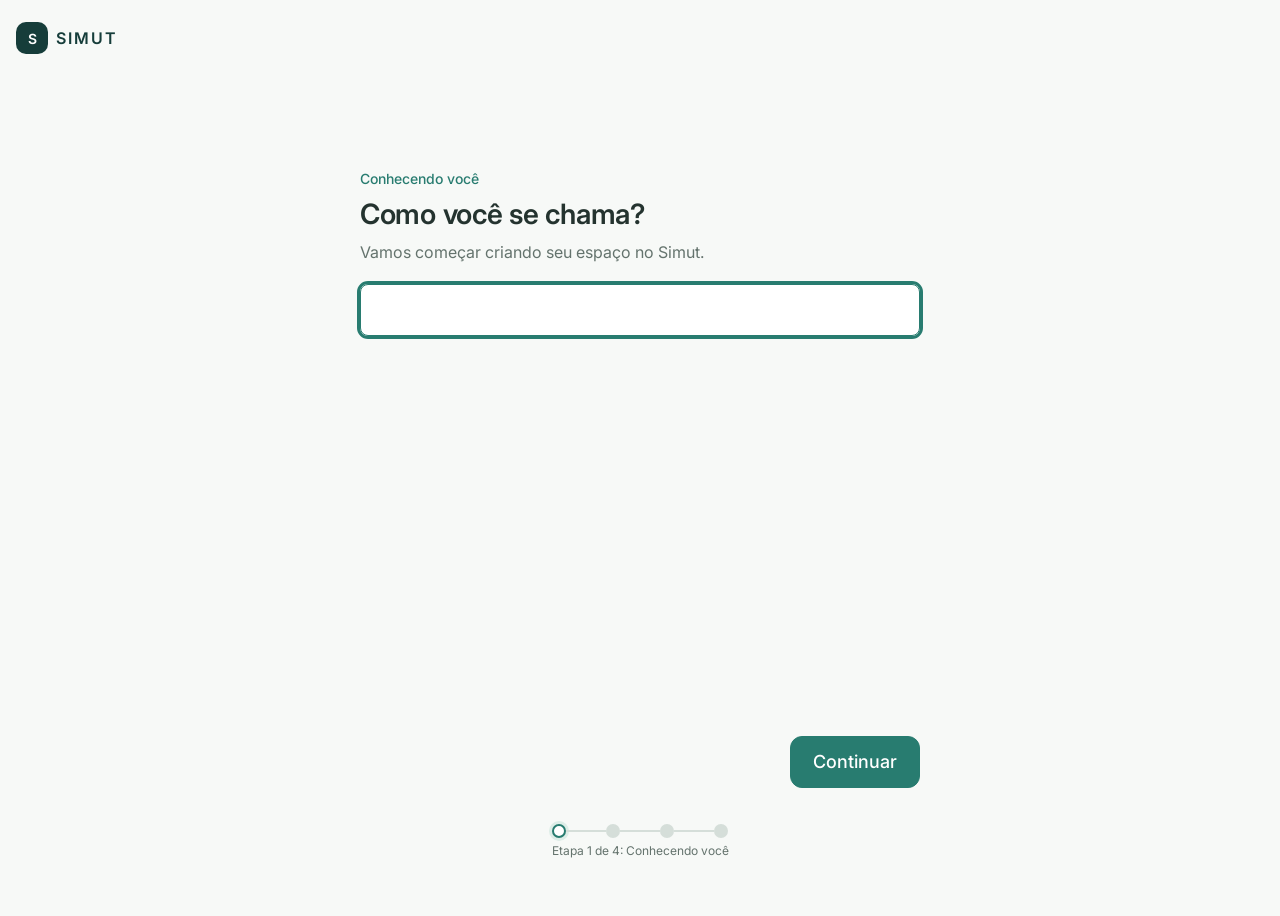
<file: index.html>
<!doctype html>
<html lang="pt-BR">
<head>
  <meta charset="utf-8">
  <meta name="viewport" content="width=device-width, initial-scale=1, viewport-fit=cover, interactive-widget=resizes-content">
  <meta name="theme-color" content="#F7F9F7">
  <meta name="color-scheme" content="light">
  <meta name="description" content="SIMUT: monitoramento de atividade e repouso de animais com sensor de movimento.">
  <title>SIMUT</title>
  <link rel="icon" href="img/simut.svg" type="image/svg+xml">
  <link rel="apple-touch-icon" href="img/simut.svg">
  <link rel="manifest" href="manifest.webmanifest">
  <link rel="preconnect" href="https://fonts.googleapis.com">
  <link rel="preconnect" href="https://fonts.gstatic.com" crossorigin>
  <link rel="stylesheet" href="https://fonts.googleapis.com/css2?family=IBM+Plex+Mono:wght@400;500&family=Inter:wght@400;500;600&display=swap">
  <link rel="stylesheet" href="css/tokens.css?v=10">
  <link rel="stylesheet" href="css/base.css?v=10">
  <link rel="stylesheet" href="css/components.css?v=10">
  <link rel="stylesheet" href="css/layout.css?v=10">
  <link rel="stylesheet" href="css/pages.css?v=10">
</head>
<body data-layout="plain">
  <a class="skip-link" id="skipLink" href="#view">Pular para o conteúdo</a>
  <div class="shell">
    <header class="topbar" id="topbar"></header>
    <aside class="sidebar" id="sidebar"></aside>
    <div class="nav-backdrop" id="navBackdrop" hidden></div>
    <div class="main-wrap">
      <p class="err-banner" id="errBanner" role="alert" hidden></p>
      <main class="view" id="view" tabindex="-1">
        <p class="boot muted">Carregando seus dados...</p>
      </main>
    </div>
    <nav class="bottombar" id="bottombar" aria-label="Seções"></nav>
  </div>
  <div class="toast-region" id="toastRegion" role="status" aria-live="polite"></div>
  <noscript><p class="boot">O SIMUT precisa de JavaScript ligado.</p></noscript>
  <script type="module" src="js/app.js?v=10"></script>
</body>
</html>
</file>
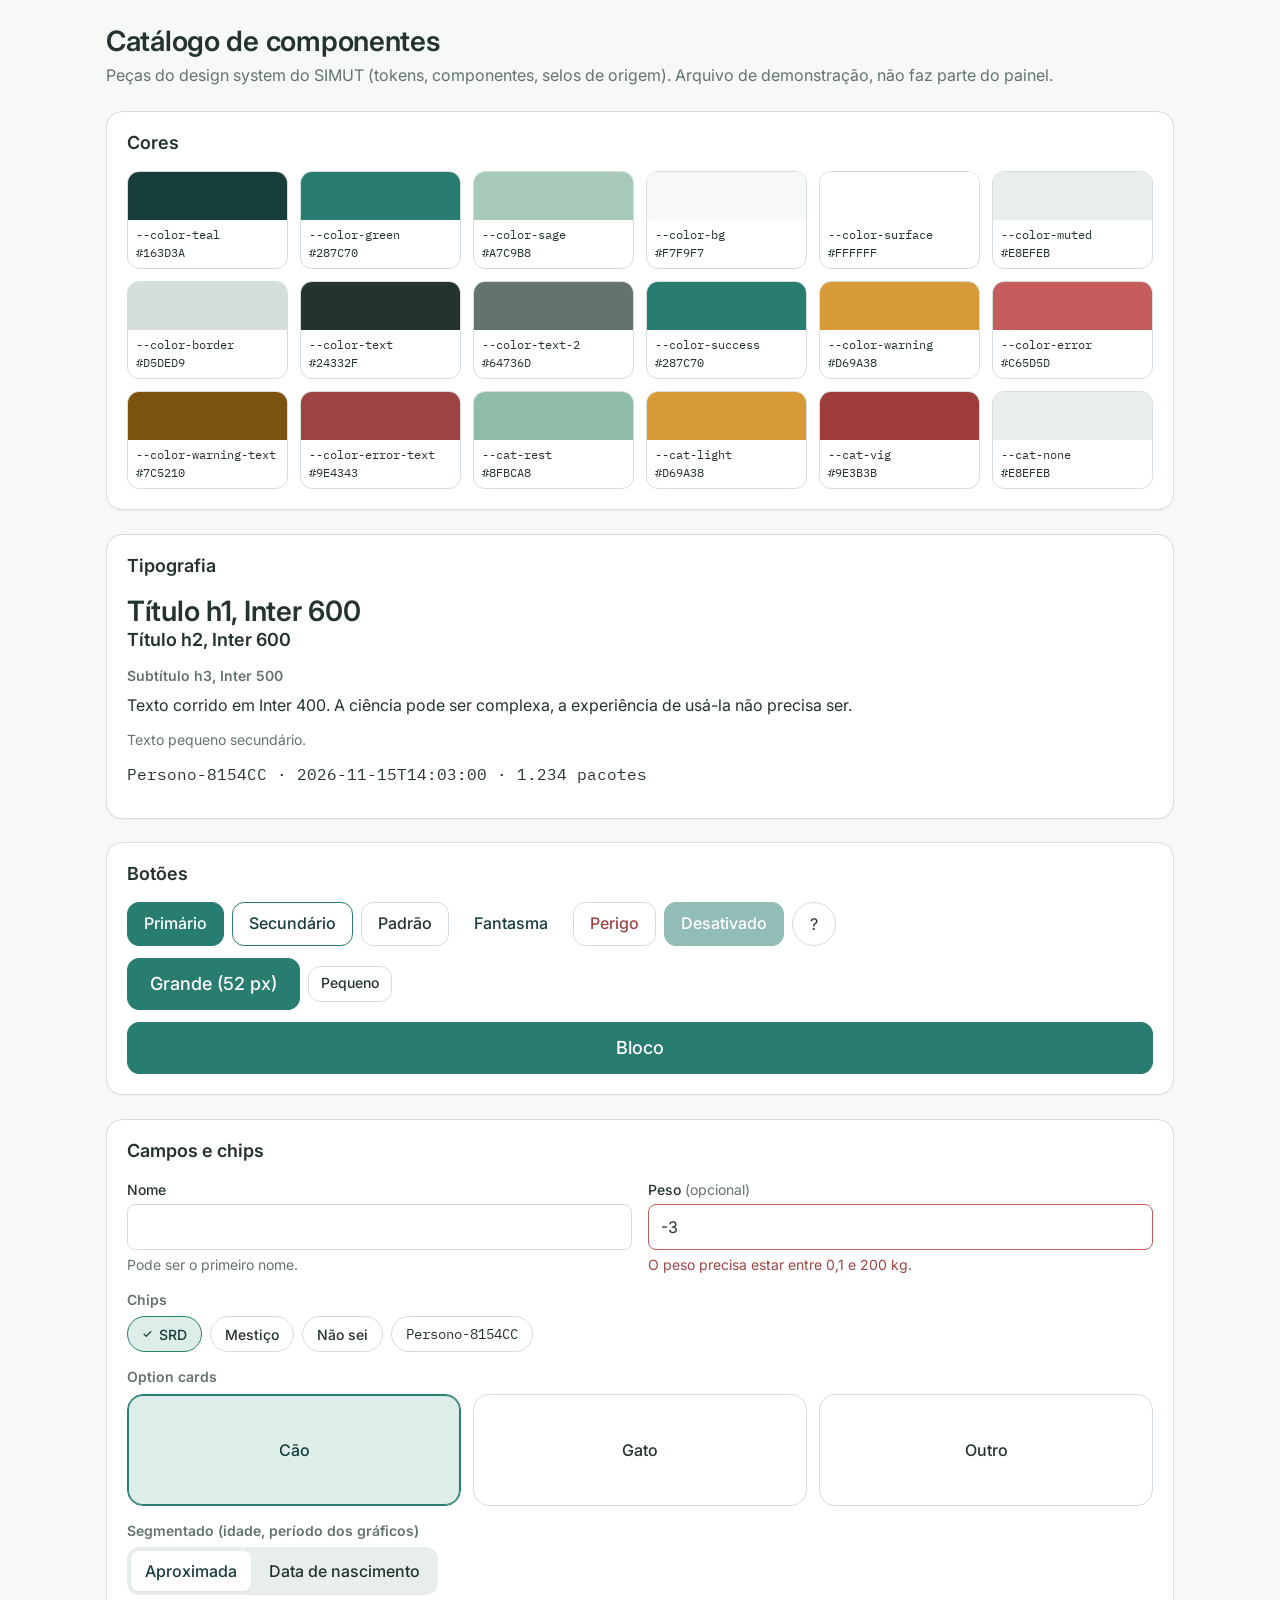
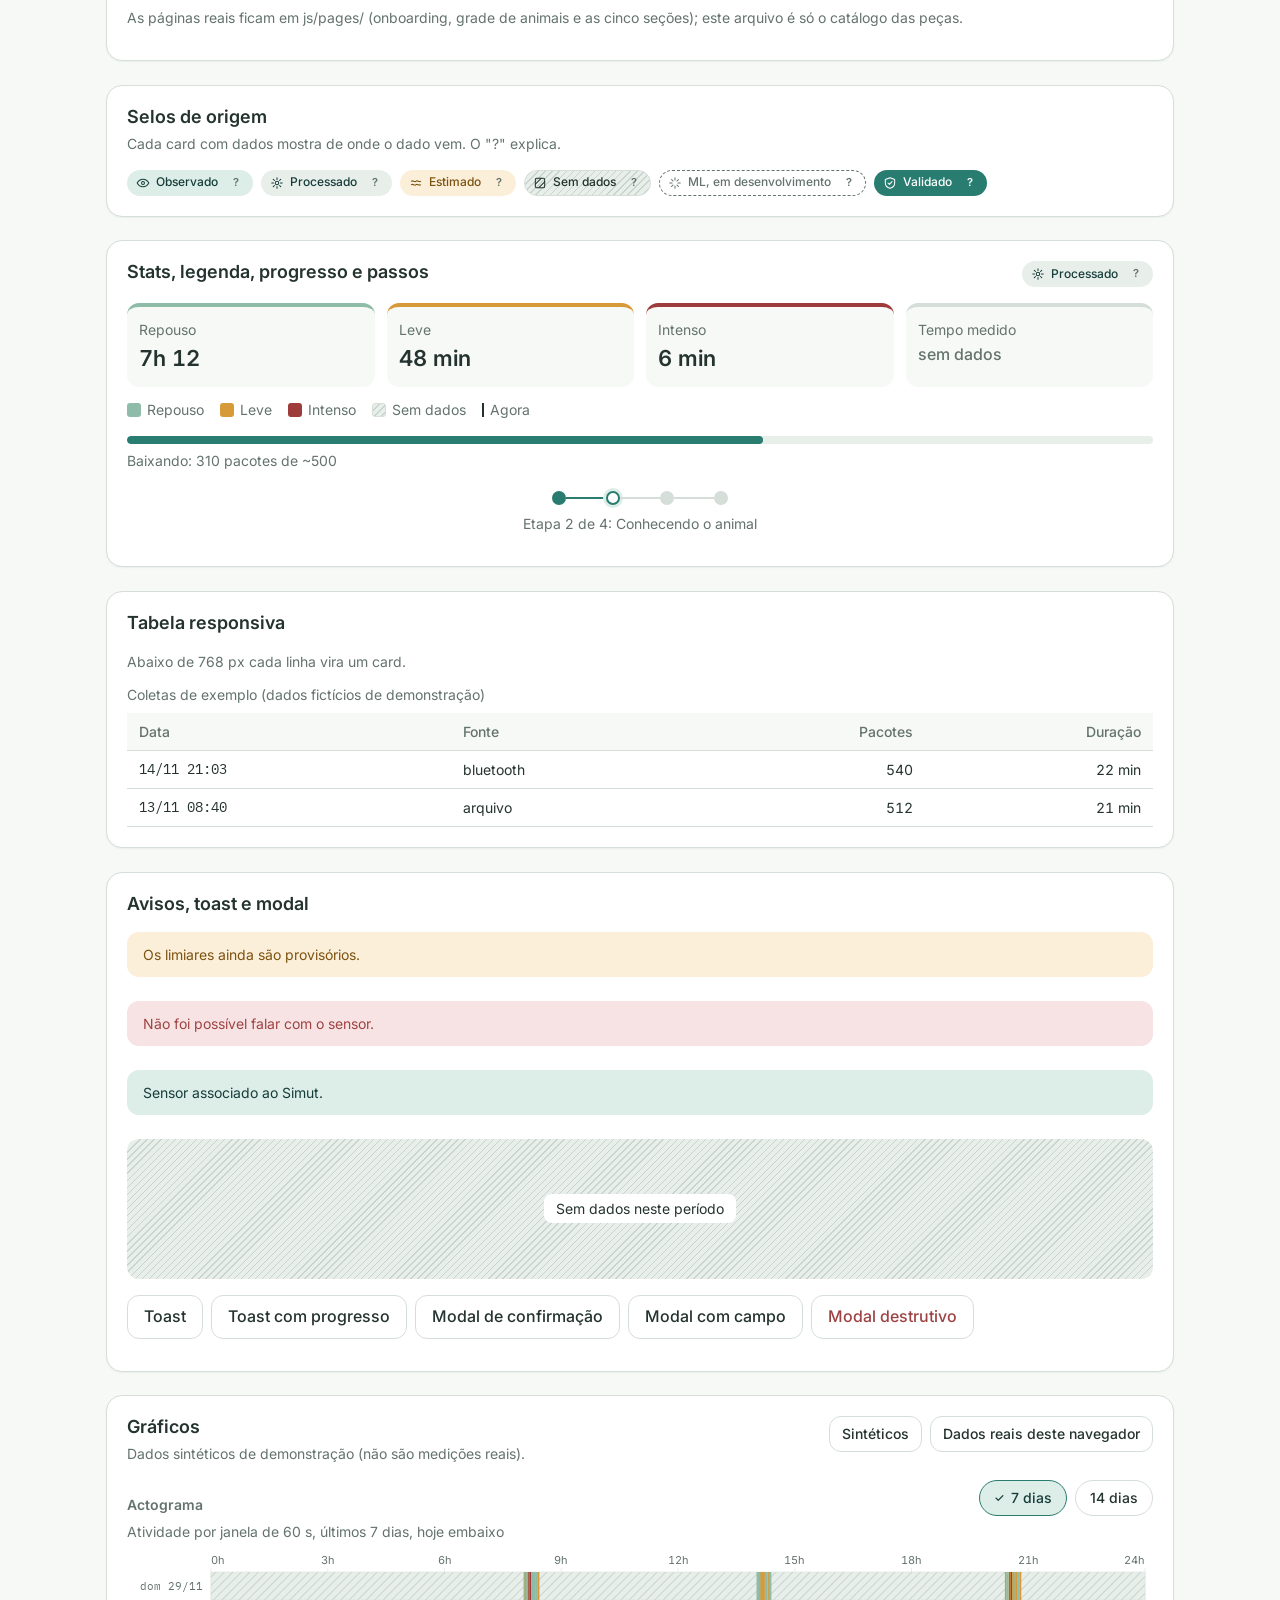
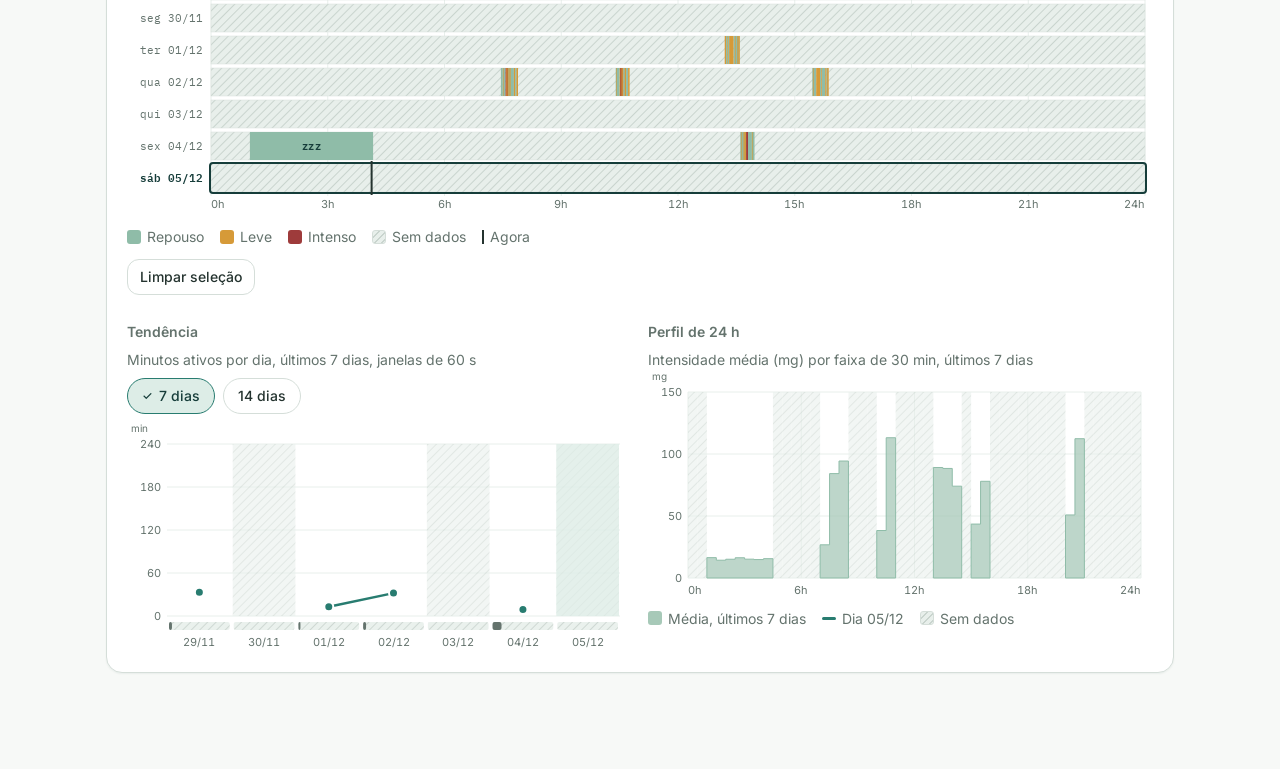
<file: tools/componentes.html>
<!doctype html>
<html lang="pt-BR">
<head>
  <meta charset="utf-8">
  <meta name="viewport" content="width=device-width, initial-scale=1, viewport-fit=cover">
  <meta name="theme-color" content="#F7F9F7">
  <title>SIMUT | Catálogo de componentes</title>
  <link rel="icon" href="../img/simut.svg" type="image/svg+xml">
  <link rel="preconnect" href="https://fonts.googleapis.com">
  <link rel="preconnect" href="https://fonts.gstatic.com" crossorigin>
  <link rel="stylesheet" href="https://fonts.googleapis.com/css2?family=IBM+Plex+Mono:wght@400;500&family=Inter:wght@400;500;600&display=swap">
  <link rel="stylesheet" href="../css/tokens.css?v=10">
  <link rel="stylesheet" href="../css/base.css?v=10">
  <link rel="stylesheet" href="../css/components.css?v=10">
  <link rel="stylesheet" href="../css/pages.css?v=10">
  <style>
    .cat { max-width: 1100px; margin: 0 auto; padding: 24px 16px 96px; display: grid; gap: 24px; }
    .cat > header p { margin: 4px 0 0; }
    .swatches { display: grid; grid-template-columns: repeat(auto-fill, minmax(140px, 1fr)); gap: 12px; }
    .swatch { border: 1px solid var(--color-border); border-radius: var(--radius); overflow: hidden; background: var(--color-surface); font-size: var(--fs-xs); }
    .swatch div { height: 48px; }
    .swatch p { margin: 0; padding: 6px 8px; }
    .demo-grid { display: grid; grid-template-columns: repeat(auto-fit, minmax(260px, 1fr)); gap: 16px; }
  </style>
</head>
<body>
  <a class="skip-link" href="#conteudo">Pular para o conteúdo</a>
  <main class="cat" id="conteudo">
    <header>
      <h1>Catálogo de componentes</h1>
      <p class="muted">Peças do design system do SIMUT (tokens, componentes, selos de origem). Arquivo de demonstração, não faz parte do painel.</p>
    </header>

    <section class="card" aria-labelledby="h-cores">
      <div class="card-head"><h2 id="h-cores">Cores</h2></div>
      <div class="swatches" id="swatches"></div>
    </section>

    <section class="card" aria-labelledby="h-tipo">
      <div class="card-head"><h2 id="h-tipo">Tipografia</h2></div>
      <h1>Título h1, Inter 600</h1>
      <h2>Título h2, Inter 600</h2>
      <h3>Subtítulo h3, Inter 500</h3>
      <p>Texto corrido em Inter 400. A ciência pode ser complexa, a experiência de usá-la não precisa ser.</p>
      <p class="small muted">Texto pequeno secundário.</p>
      <p class="mono">Persono-8154CC · 2026-11-15T14:03:00 · 1.234 pacotes</p>
    </section>

    <section class="card" aria-labelledby="h-btn">
      <div class="card-head"><h2 id="h-btn">Botões</h2></div>
      <div class="row">
        <button class="btn primary" type="button">Primário</button>
        <button class="btn secondary" type="button">Secundário</button>
        <button class="btn" type="button">Padrão</button>
        <button class="btn ghost" type="button">Fantasma</button>
        <button class="btn danger" type="button">Perigo</button>
        <button class="btn primary" type="button" disabled>Desativado</button>
        <button class="icon-btn" type="button" aria-label="Exemplo de botão de ícone">?</button>
      </div>
      <div class="row" style="margin-top:12px">
        <button class="btn primary lg" type="button">Grande (52 px)</button>
        <button class="btn sm" type="button">Pequeno</button>
      </div>
      <div style="margin-top:12px"><button class="btn primary lg btn-block" type="button">Bloco</button></div>
    </section>

    <section class="card" aria-labelledby="h-campos">
      <div class="card-head"><h2 id="h-campos">Campos e chips</h2></div>
      <div class="demo-grid">
        <div class="field">
          <label for="f1">Nome</label>
          <input class="input" id="f1" autocomplete="off" aria-describedby="f1-help">
          <p class="help" id="f1-help">Pode ser o primeiro nome.</p>
        </div>
        <div class="field">
          <label for="f2">Peso <span class="optional">(opcional)</span></label>
          <input class="input" id="f2" type="number" step="0.1" aria-invalid="true" aria-describedby="f2-err" value="-3">
          <p class="error" id="f2-err">O peso precisa estar entre 0,1 e 200 kg.</p>
        </div>
      </div>
      <h3 style="margin:16px 0 8px">Chips</h3>
      <div class="chips" role="radiogroup" aria-label="Raça" id="chipDemo">
        <button class="chip" type="button" role="radio" aria-checked="true">SRD</button>
        <button class="chip" type="button" role="radio" aria-checked="false">Mestiço</button>
        <button class="chip" type="button" role="radio" aria-checked="false">Não sei</button>
        <span class="chip static mono">Persono-8154CC</span>
      </div>
      <h3 style="margin:16px 0 8px">Option cards</h3>
      <div class="option-grid" role="radiogroup" aria-label="Espécie" id="optDemo">
        <button class="option-card" type="button" role="radio" aria-checked="true">Cão</button>
        <button class="option-card" type="button" role="radio" aria-checked="false">Gato</button>
        <button class="option-card" type="button" role="radio" aria-checked="false">Outro</button>
      </div>
      <h3 style="margin:16px 0 8px">Segmentado (idade, período dos gráficos)</h3>
      <div class="segmented" role="radiogroup" aria-label="Forma de informar a idade">
        <button class="seg-btn" type="button" role="radio" aria-checked="true">Aproximada</button>
        <button class="seg-btn" type="button" role="radio" aria-checked="false">Data de nascimento</button>
      </div>
      <p class="small muted" style="margin-top:12px">As páginas reais ficam em js/pages/ (onboarding, grade de animais e as cinco seções); este arquivo é só o catálogo das peças.</p>
    </section>

    <section class="card" aria-labelledby="h-selos">
      <div class="card-head">
        <div><h2 id="h-selos">Selos de origem</h2><p class="card-sub">Cada card com dados mostra de onde o dado vem. O "?" explica.</p></div>
      </div>
      <div class="row" id="badges"></div>
    </section>

    <section class="card" aria-labelledby="h-stats">
      <div class="card-head"><h2 id="h-stats">Stats, legenda, progresso e passos</h2><span id="statBadge"></span></div>
      <div class="stats">
        <div class="stat rest"><span class="label">Repouso</span><span class="value">7h 12</span></div>
        <div class="stat light"><span class="label">Leve</span><span class="value">48 min</span></div>
        <div class="stat vig"><span class="label">Intenso</span><span class="value">6 min</span></div>
        <div class="stat"><span class="label">Tempo medido</span><span class="value none">sem dados</span></div>
      </div>
      <ul class="legend">
        <li><span class="sw rest"></span>Repouso</li>
        <li><span class="sw light"></span>Leve</li>
        <li><span class="sw vig"></span>Intenso</li>
        <li><span class="sw none"></span>Sem dados</li>
        <li><span class="sw line"></span>Agora</li>
      </ul>
      <div class="progress" style="margin-top:16px">
        <div class="bar"><span style="width:62%"></span></div>
        <p>Baixando: 310 pacotes de ~500</p>
      </div>
      <div style="margin-top:20px">
        <ol class="steps" aria-hidden="true">
          <li class="done"><span class="dot"></span></li>
          <li class="current"><span class="dot"></span></li>
          <li><span class="dot"></span></li>
          <li><span class="dot"></span></li>
        </ol>
        <p class="steps-label">Etapa 2 de 4: Conhecendo o animal</p>
      </div>
    </section>

    <section class="card" aria-labelledby="h-tabela">
      <div class="card-head"><h2 id="h-tabela">Tabela responsiva</h2></div>
      <p class="small muted">Abaixo de 768 px cada linha vira um card.</p>
      <table class="table table--cards">
        <caption>Coletas de exemplo (dados fictícios de demonstração)</caption>
        <thead><tr><th>Data</th><th>Fonte</th><th class="num">Pacotes</th><th class="num">Duração</th></tr></thead>
        <tbody>
          <tr><td data-label="Data" class="mono">14/11 21:03</td><td data-label="Fonte">bluetooth</td><td data-label="Pacotes" class="num">540</td><td data-label="Duração" class="num">22 min</td></tr>
          <tr><td data-label="Data" class="mono">13/11 08:40</td><td data-label="Fonte">arquivo</td><td data-label="Pacotes" class="num">512</td><td data-label="Duração" class="num">21 min</td></tr>
        </tbody>
      </table>
    </section>

    <section class="card" aria-labelledby="h-avisos">
      <div class="card-head"><h2 id="h-avisos">Avisos, toast e modal</h2></div>
      <div class="stack">
        <p class="notice warning">Os limiares ainda são provisórios.</p>
        <p class="notice error">Não foi possível falar com o sensor.</p>
        <p class="notice success">Sensor associado ao Simut.</p>
        <div class="empty-state"><span>Sem dados neste período</span></div>
      </div>
      <div class="row" style="margin-top:16px">
        <button class="btn" type="button" id="tInfo">Toast</button>
        <button class="btn" type="button" id="tProg">Toast com progresso</button>
        <button class="btn" type="button" id="mConfirm">Modal de confirmação</button>
        <button class="btn" type="button" id="mPrompt">Modal com campo</button>
        <button class="btn danger" type="button" id="mDanger">Modal destrutivo</button>
      </div>
      <p class="small muted" id="modalOut" aria-live="polite"></p>
    </section>

    <section class="card" aria-labelledby="h-graficos">
      <div class="card-head">
        <div>
          <h2 id="h-graficos">Gráficos</h2>
          <p class="card-sub" id="dataSource">Dados sintéticos de demonstração (não são medições reais).</p>
        </div>
        <div class="card-tools">
          <button class="btn sm" type="button" id="useSynthetic" aria-pressed="true">Sintéticos</button>
          <button class="btn sm" type="button" id="useReal" aria-pressed="false">Dados reais deste navegador</button>
        </div>
      </div>
      <div class="stack">
        <div>
          <div class="card-head" style="margin-bottom:8px">
            <div><h3 id="h-acto">Actograma</h3><p class="card-sub">Atividade por janela de 60 s, últimos <span id="actoDays">7</span> dias, hoje embaixo</p></div>
            <div class="chips" role="radiogroup" aria-label="Janela do actograma" id="actoWin">
              <button class="chip" type="button" role="radio" aria-checked="true" data-days="7">7 dias</button>
              <button class="chip" type="button" role="radio" aria-checked="false" data-days="14">14 dias</button>
            </div>
          </div>
          <div id="actoDemo"></div>
          <ul class="legend">
            <li><span class="sw rest"></span>Repouso</li>
            <li><span class="sw light"></span>Leve</li>
            <li><span class="sw vig"></span>Intenso</li>
            <li><span class="sw none"></span>Sem dados</li>
            <li><span class="sw line"></span>Agora</li>
          </ul>
          <p class="small muted" id="actoState" aria-live="polite"></p>
          <button class="btn sm" type="button" id="actoClear">Limpar seleção</button>
        </div>
        <div class="demo-grid" style="grid-template-columns: repeat(auto-fit, minmax(300px, 1fr)); align-items: start">
          <div>
            <h3>Tendência</h3>
            <p class="card-sub">Minutos ativos por dia, últimos <span id="trendDays">7</span> dias, janelas de 60 s</p>
            <div class="chips" role="radiogroup" aria-label="Período da tendência" id="trendWin" style="margin:8px 0">
              <button class="chip" type="button" role="radio" aria-checked="true" data-days="7">7 dias</button>
              <button class="chip" type="button" role="radio" aria-checked="false" data-days="14">14 dias</button>
            </div>
            <div id="trendDemo"></div>
          </div>
          <div>
            <h3>Perfil de 24 h</h3>
            <p class="card-sub">Intensidade média (mg) por faixa de 30 min, últimos 7 dias</p>
            <div id="profDemo"></div>
          </div>
        </div>
      </div>
    </section>
  </main>

  <script type="module">
    import { badge, ORIGINS } from "../js/ui/badge.js?v=10";
    import { toast } from "../js/ui/toast.js?v=10";
    import { confirmModal, promptModal } from "../js/ui/modal.js?v=10";
    import { actogramRows, trend, profile24, buildEpochs, classify } from "../js/analysis.js?v=10";
    import { loadSyncs, loadSettings } from "../js/store.js?v=10";
    import { createActogram } from "../js/charts/actogram.js?v=10";
    import { createTrend } from "../js/charts/trend.js?v=10";
    import { createProfile24 } from "../js/charts/profile24.js?v=10";

    const colors = ["--color-teal", "--color-green", "--color-sage", "--color-bg", "--color-surface", "--color-muted", "--color-border",
      "--color-text", "--color-text-2", "--color-success", "--color-warning", "--color-error", "--color-warning-text", "--color-error-text",
      "--cat-rest", "--cat-light", "--cat-vig", "--cat-none"];
    const cs = getComputedStyle(document.documentElement);
    document.getElementById("swatches").innerHTML = colors.map((c) =>
      `<div class="swatch"><div style="background:var(${c})"></div><p class="mono">${c}<br>${cs.getPropertyValue(c).trim()}</p></div>`).join("");

    const b = document.getElementById("badges");
    for (const k of Object.keys(ORIGINS)) b.append(badge(k));
    document.getElementById("statBadge").append(badge("processado", { detail: "Janelas de 60 s, 32 Hz, limiares 40 e 250 mg." }));

    for (const group of ["chipDemo", "optDemo"]) {
      const g = document.getElementById(group);
      g.addEventListener("click", (e) => {
        const t = e.target.closest('[role="radio"]');
        if (!t) return;
        g.querySelectorAll('[role="radio"]').forEach((x) => x.setAttribute("aria-checked", String(x === t)));
      });
    }

    const out = document.getElementById("modalOut");
    document.getElementById("tInfo").onclick = () => toast("Sensor Persono-8154CC associado ao Simut.", { kind: "success" });
    document.getElementById("tProg").onclick = () => {
      const t = toast("Sincronizando sensor...", { persistent: true, progress: 0 });
      let p = 0;
      const iv = setInterval(() => {
        p += 20; t.progress(p, `Baixando: ${p * 5} pacotes de ~500`);
        if (p >= 100) { clearInterval(iv); t.update("Pronto: 500 pacotes salvos.", { kind: "success", timeout: 3000 }); }
      }, 400);
    };
    document.getElementById("mConfirm").onclick = async () => {
      out.textContent = `Resposta: ${await confirmModal("Trocar os limiares para leve 45 mg e intenso 230 mg?", { title: "Aplicar limiares", confirmLabel: "Aplicar" })}`;
    };
    document.getElementById("mPrompt").onclick = async () => {
      const v = await promptModal("Código das marcações", { title: "Colar marcações", placeholder: "SIMUT1:...", mono: true,
        validate: (x) => (x.trim().startsWith("SIMUT1:") ? "" : "O código começa com SIMUT1:") });
      out.textContent = `Resposta: ${v === null ? "cancelado" : v}`;
    };
    document.getElementById("mDanger").onclick = async () => {
      out.textContent = `Resposta: ${await confirmModal("Apagar todos os dados guardados neste navegador? A nuvem não é afetada.", { title: "Apagar dados deste aparelho", confirmLabel: "Apagar", danger: true })}`;
    };

    // ---------- gráficos ----------
    const settings = loadSettings();
    const dayStart = (t) => { const d = new Date(t); d.setHours(0, 0, 0, 0); return d.getTime(); };
    const addDays = (t, n) => { const d = new Date(t); d.setDate(d.getDate() + n); return dayStart(d); };

    // Gerador determinístico: downloads esparsos de ~20 min, alguns dias sem dados, repouso longo à noite.
    function synthetic() {
      let seed = 7;
      const rnd = () => ((seed = (seed * 16807) % 2147483647) / 2147483647);
      const today = dayStart(Date.now()), out = [];
      const add = (t0, minutes, pick) => { for (let m = 0; m < minutes; m++) { const mg = pick(m); out.push({ t: t0 + m * 60000, mg, cls: classify(mg, settings) }); } };
      for (let i = 13; i >= 0; i--) {
        if ([2, 5, 9].includes(i)) continue; // dias sem dados
        const day = addDays(today, -i);
        if (i % 4 === 1) add(day + 1 * 3600000, 190, () => 5 + rnd() * 20); // repouso noturno longo (zzz)
        const n = 1 + Math.floor(rnd() * 3);
        for (let k = 0; k < n; k++) {
          const h = 7 + Math.floor(rnd() * 14);
          const t0 = day + h * 3600000 + Math.floor(rnd() * 40) * 60000;
          if (i === 0 && t0 + 25 * 60000 > Date.now()) continue;
          add(t0, 20 + Math.floor(rnd() * 6), (m) => (m > 6 && m < 12 ? 120 + rnd() * 250 : rnd() < 0.3 ? 50 + rnd() * 100 : 5 + rnd() * 30));
        }
      }
      return out.sort((a, b) => a.t - b.t);
    }

    let epochs = synthetic();
    let actoDaysN = 7, trendDaysN = 7, selectedDay = dayStart(Date.now());
    const actoState = document.getElementById("actoState");
    const acto = createActogram(document.getElementById("actoDemo"), {
      onSelectDay: (d) => { selectedDay = d; actoState.textContent = `Dia selecionado: ${new Date(d).toLocaleDateString("pt-BR")}`; refresh(false); },
      onSelectRange: (r) => {
        if (!r) { actoState.textContent = "Seleção limpa."; return; }
        const win = epochs.filter((e) => e.t >= r.from && e.t < r.to);
        const c = { rest: 0, light: 0, vig: 0 }; for (const e of win) c[e.cls]++;
        const span = Math.round((r.to - r.from) / 60000);
        actoState.textContent = `Período ${new Date(r.from).toLocaleTimeString("pt-BR", { hour: "2-digit", minute: "2-digit" })} a ${new Date(r.to).toLocaleTimeString("pt-BR", { hour: "2-digit", minute: "2-digit" })}: repouso ${c.rest} min, leve ${c.light} min, intenso ${c.vig} min, cobertura ${win.length} de ${span} min.`;
      },
    });
    const tr = createTrend(document.getElementById("trendDemo"), { onSelectDay: (d) => { selectedDay = d; refresh(); } });
    const pf = createProfile24(document.getElementById("profDemo"));

    function refresh(updateActo = true) {
      const t0 = performance.now();
      const today = Date.now();
      if (updateActo) acto.update({ rows: actogramRows(epochs, today, settings, actoDaysN), selectedDay, epochSec: settings.epoch });
      const t1 = performance.now();
      tr.update({ rows: trend(epochs, today, settings, trendDaysN), selectedDay });
      const from = addDays(dayStart(today), -6);
      pf.update({
        period: profile24(epochs, { from, to: addDays(dayStart(today), 1), binMin: 30 }),
        day: profile24(epochs, { from: selectedDay, to: addDays(selectedDay, 1), binMin: 30 }),
        periodLabel: "últimos 7 dias", dayLabel: new Date(selectedDay).toLocaleDateString("pt-BR", { day: "2-digit", month: "2-digit" }),
      });
      window.__chartTimes = { actogramMs: t1 - t0, totalMs: performance.now() - t0 };
    }
    refresh();

    const radio = (groupId, fn) => {
      const g = document.getElementById(groupId);
      g.addEventListener("click", (e) => {
        const t = e.target.closest('[role="radio"]'); if (!t) return;
        g.querySelectorAll('[role="radio"]').forEach((x) => x.setAttribute("aria-checked", String(x === t)));
        fn(Number(t.dataset.days));
      });
    };
    radio("actoWin", (d) => { actoDaysN = d; document.getElementById("actoDays").textContent = d; refresh(); });
    radio("trendWin", (d) => { trendDaysN = d; document.getElementById("trendDays").textContent = d; refresh(); });
    document.getElementById("actoClear").onclick = () => acto.clearSelection();

    const src = document.getElementById("dataSource");
    const setPressed = (real) => { document.getElementById("useReal").setAttribute("aria-pressed", String(real)); document.getElementById("useSynthetic").setAttribute("aria-pressed", String(!real)); };
    document.getElementById("useSynthetic").onclick = () => { epochs = synthetic(); setPressed(false); src.textContent = "Dados sintéticos de demonstração (não são medições reais)."; refresh(); };
    document.getElementById("useReal").onclick = async () => {
      try {
        const syncs = await loadSyncs();
        const r = buildEpochs(syncs, settings);
        epochs = r.epochs; setPressed(true);
        src.textContent = `Dados reais guardados neste navegador: ${syncs.length} downloads, ${r.epochs.length} janelas (todos os animais).`;
        refresh();
      } catch (e) { src.textContent = `Não consegui ler os dados deste navegador: ${e.message}`; }
    };
  </script>
</body>
</html>
</file>
<file: css/tokens.css>
/* Design tokens do SIMUT (identidade da spec, seção 4; plano, seção 7).
   Breakpoints (referência, CSS não aceita variável em media query):
     mobile 360 a 767, tablet 768 a 1023, desktop 1024 a 1439, large 1440+ */

:root {
  /* Marca */
  --color-teal: #163D3A;
  --color-green: #287C70;
  --color-sage: #A7C9B8;

  /* Superfícies */
  --color-bg: #F7F9F7;
  --color-surface: #FFFFFF;
  --color-muted: #E8EFEB;
  --color-border: #D5DED9;

  /* Texto */
  --color-text: #24332F;
  --color-text-2: #64736D;
  --color-on-primary: #FFFFFF;

  /* Funcionais */
  --color-success: #287C70;
  --color-warning: #D69A38;
  --color-error: #C65D5D;
  --color-warning-text: #7C5210; /* texto pequeno de aviso, 6,8:1 em surface */
  --color-error-text: #9E4343;   /* texto pequeno de erro, 6,3:1 em surface */
  --color-warning-bg: #FBEFD9;
  --color-error-bg: #F7E3E3;
  --color-success-bg: #DDEDE7;
  --color-focus: #287C70;

  /* Categorias de atividade (ordinal; distinguíveis em protanopia, deuteranopia e tritanopia) */
  --cat-rest: #8FBCA8;
  --cat-light: #D69A38;
  --cat-vig: #9E3B3B;
  --cat-none: #E8EFEB;
  --cat-none-hatch: #C9D4CE; /* ausência nunca é cor lisa: sempre com hachura */
  --cat-none-pattern: repeating-linear-gradient(135deg, var(--cat-none) 0 4px, var(--cat-none-hatch) 4px 5px);

  /* Tipografia */
  --font-sans: "Inter", system-ui, -apple-system, "Segoe UI", Roboto, sans-serif;
  --font-mono: "IBM Plex Mono", ui-monospace, SFMono-Regular, Menlo, Consolas, monospace;
  --fs-xs: .75rem;
  --fs-sm: .875rem;
  --fs-md: 1rem;
  --fs-lg: 1.125rem;
  --fs-xl: 1.375rem;
  --fs-2xl: 1.75rem;
  --fw-regular: 400;
  --fw-medium: 500;
  --fw-semibold: 600;
  --lh: 1.5;
  --lh-tight: 1.25;

  /* Espaço */
  --sp-1: 4px;
  --sp-2: 8px;
  --sp-3: 12px;
  --sp-4: 16px;
  --sp-5: 20px;
  --sp-6: 24px;
  --sp-7: 28px;
  --sp-8: 32px;

  /* Raio e sombra */
  --radius-sm: 8px;
  --radius: 12px;
  --radius-lg: 16px;
  --radius-pill: 999px;
  --shadow-1: 0 1px 2px rgba(22, 61, 58, .06);

  /* Movimento */
  --dur: 160ms;
  --ease: cubic-bezier(.2, 0, 0, 1);

  /* Camadas */
  --z-sticky: 10;
  --z-nav: 20;
  --z-overlay: 30;
  --z-popover: 40;
  --z-modal: 50;
  --z-toast: 60;

  color-scheme: light;
}

@media (prefers-reduced-motion: reduce) {
  :root { --dur: 0ms; }
}
</file>
<file: css/base.css>
/* Base: reset, tipografia, foco e utilitários. Depende de css/tokens.css. */

*, *::before, *::after { box-sizing: border-box; }
html { -webkit-text-size-adjust: 100%; text-size-adjust: 100%; }
/* rede de segurança contra overflow horizontal; a causa real se evita com min-width: 0.
   clip (e não hidden): hidden transforma o body em contêiner de rolagem e quebra position: sticky */
html, body { overflow-x: clip; }

body {
  margin: 0;
  background: var(--color-bg);
  color: var(--color-text);
  font-family: var(--font-sans);
  font-size: var(--fs-md);
  font-weight: var(--fw-regular);
  line-height: var(--lh);
  -webkit-font-smoothing: antialiased;
}

h1, h2, h3, h4 { margin: 0; line-height: var(--lh-tight); color: var(--color-text); }
h1 { font-size: var(--fs-2xl); font-weight: var(--fw-semibold); letter-spacing: -.01em; }
h2 { font-size: var(--fs-lg); font-weight: var(--fw-semibold); }
h3 { font-size: var(--fs-md); font-weight: var(--fw-medium); }
h4 { font-size: var(--fs-sm); font-weight: var(--fw-medium); }
p { margin: 0 0 var(--sp-3); }
a { color: var(--color-green); text-underline-offset: 2px; }
a:hover { color: var(--color-teal); }
img, svg { max-width: 100%; }
button, input, select, textarea { font: inherit; color: inherit; }
table { border-collapse: collapse; }
code, kbd, samp, pre, .mono { font-family: var(--font-mono); font-variant-numeric: tabular-nums; }
.num { font-variant-numeric: tabular-nums; }

/* Foco visível em tudo que é interativo */
:focus-visible {
  outline: 3px solid var(--color-focus);
  outline-offset: 2px;
  border-radius: 4px;
}
:focus:not(:focus-visible) { outline: none; }

/* Utilitários */
[hidden] { display: none !important; }
.visually-hidden {
  position: absolute !important;
  width: 1px; height: 1px;
  padding: 0; margin: -1px;
  overflow: hidden; clip: rect(0 0 0 0); clip-path: inset(50%);
  white-space: nowrap; border: 0;
}
/* conteúdo para leitor de tela que aparece quando recebe foco do teclado (ex.: "Mostrar mais") */
.visually-hidden.reveal-on-focus:focus-within {
  position: static !important; width: auto; height: auto; margin: 0;
  overflow: visible; clip: auto; clip-path: none; white-space: normal;
}
.small { font-size: var(--fs-sm); }
.xsmall { font-size: var(--fs-xs); }
.muted { color: var(--color-text-2); }
.stack { display: grid; gap: var(--sp-3); }
.row { display: flex; flex-wrap: wrap; align-items: center; gap: var(--sp-2); }
.grow { flex: 1 1 auto; min-width: 0; }

.skip-link {
  position: absolute; left: var(--sp-4); top: -100px; z-index: var(--z-toast);
  background: var(--color-teal); color: var(--color-on-primary);
  padding: var(--sp-2) var(--sp-4); border-radius: var(--radius-sm); text-decoration: none;
}
.skip-link:focus { top: var(--sp-4); }

@media (prefers-reduced-motion: reduce) {
  *, *::before, *::after {
    animation-duration: 0.01ms !important;
    animation-iteration-count: 1 !important;
    transition-duration: 0.01ms !important;
    scroll-behavior: auto !important;
  }
}
</file>
<file: css/components.css>
/* Componentes base (plano, seção 7.4). Depende de tokens.css e base.css.
   Modificadores de botão seguem o padrão antigo (.btn.primary) para o markup existente continuar valendo. */

/* ---------- Botões ---------- */
.btn {
  appearance: none;
  display: inline-flex; align-items: center; justify-content: center; gap: var(--sp-2);
  min-height: 44px; padding: 10px 16px;
  border: 1px solid var(--color-border); border-radius: var(--radius);
  background: var(--color-surface); color: var(--color-text);
  font-weight: var(--fw-medium); line-height: 1.2; text-decoration: none; cursor: pointer;
  transition: background-color var(--dur) var(--ease), border-color var(--dur) var(--ease), color var(--dur) var(--ease);
}
.btn:hover { border-color: var(--color-sage); background: var(--color-bg); color: var(--color-text); }
.btn.primary { background: var(--color-green); border-color: var(--color-green); color: var(--color-on-primary); }
.btn.primary:hover { background: var(--color-teal); border-color: var(--color-teal); color: var(--color-on-primary); }
.btn.secondary { background: var(--color-surface); border-color: var(--color-green); color: var(--color-teal); }
.btn.ghost { background: transparent; border-color: transparent; color: var(--color-teal); }
.btn.ghost:hover { background: var(--color-muted); }
.btn.danger { color: var(--color-error-text); }
.btn.danger.primary { background: var(--color-error-text); border-color: var(--color-error-text); color: var(--color-on-primary); }
.btn.lg { min-height: 52px; padding: 14px 22px; font-size: var(--fs-lg); }
.btn.sm { min-height: 36px; padding: 6px 12px; font-size: var(--fs-sm); }
.btn-block { display: flex; width: 100%; }
.btn:disabled, .btn[aria-disabled="true"] { opacity: .5; cursor: not-allowed; }
.btn svg { width: 18px; height: 18px; flex: none; }

.icon-btn {
  display: inline-grid; place-items: center;
  width: 44px; height: 44px; padding: 0;
  border: 1px solid var(--color-border); border-radius: 50%;
  background: var(--color-surface); color: var(--color-text); cursor: pointer;
}
.icon-btn:hover { background: var(--color-muted); }
.icon-btn:disabled { opacity: .45; cursor: not-allowed; }
.icon-btn svg { width: 20px; height: 20px; }

/* Botão "?" de explicação */
.help-btn {
  display: inline-grid; place-items: center;
  width: 24px; height: 24px; padding: 0; margin-left: var(--sp-1);
  border: 1px solid var(--color-border); border-radius: 50%;
  background: var(--color-surface); color: var(--color-text-2);
  font-size: var(--fs-xs); font-weight: var(--fw-semibold); cursor: pointer; vertical-align: middle;
  position: relative;
}
.help-btn::after { content: ""; position: absolute; inset: -10px; } /* alvo de toque de 44 px */
.help-btn:hover, .help-btn[aria-expanded="true"] { background: var(--color-muted); color: var(--color-teal); }

/* Links soltos em texto pequeno: alvo de toque de pelo menos 24 px (44 px em tela de toque) */
.link-target { display: inline-flex; align-items: center; min-height: 24px; }
@media (pointer: coarse) { .link-target { min-height: 44px; } }

/* ---------- Campos ---------- */
.field { display: grid; gap: var(--sp-1); min-width: 0; }
.field > label, .field .label { font-size: var(--fs-sm); font-weight: var(--fw-medium); color: var(--color-text); }
.field .help { font-size: var(--fs-sm); color: var(--color-text-2); margin: 0; }
.field .error { font-size: var(--fs-sm); color: var(--color-error-text); margin: 0; display: flex; gap: var(--sp-1); align-items: center; }
.field .error:empty { display: none; }
.field .optional { font-weight: var(--fw-regular); color: var(--color-text-2); }

.input, .select, .textarea {
  width: 100%; min-height: 44px; padding: 10px 12px;
  border: 1px solid var(--color-border); border-radius: var(--radius-sm);
  background: var(--color-surface); color: var(--color-text);
  transition: border-color var(--dur) var(--ease);
}
.input:hover, .select:hover, .textarea:hover { border-color: var(--color-sage); }
.input:focus-visible, .select:focus-visible, .textarea:focus-visible { border-color: var(--color-green); outline-offset: 0; }
.input[aria-invalid="true"], .select[aria-invalid="true"] { border-color: var(--color-error); }
.input.lg { min-height: 52px; font-size: var(--fs-lg); }
.input.mono { font-family: var(--font-mono); }

/* ---------- Cards ---------- */
.card {
  background: var(--color-surface);
  border: 1px solid var(--color-border);
  border-radius: var(--radius-lg);
  padding: var(--sp-5);
  box-shadow: var(--shadow-1);
  min-width: 0;
}
.card-head { display: flex; flex-wrap: wrap; align-items: flex-start; justify-content: space-between; gap: var(--sp-2) var(--sp-3); margin-bottom: var(--sp-4); }
.card-head h2 { display: flex; align-items: center; gap: var(--sp-1); }
.card-sub { margin: var(--sp-1) 0 0; font-size: var(--fs-sm); color: var(--color-text-2); }
.card-tools { display: flex; flex-wrap: wrap; align-items: center; gap: var(--sp-2); }

/* ---------- Selo de origem ---------- */
.badge-origin {
  display: inline-flex; align-items: center; gap: 6px;
  min-height: 24px; padding: 2px 4px 2px 8px;
  border: 1px solid transparent; border-radius: var(--radius-pill);
  font-size: var(--fs-xs); font-weight: var(--fw-medium); line-height: 1.2; white-space: nowrap;
  background: var(--color-muted); color: var(--color-teal);
}
.badge-origin svg { width: 14px; height: 14px; flex: none; }
.badge-origin .help-btn { width: 24px; height: 24px; margin: -2px 0; font-size: 11px; border-color: transparent; background: transparent; }
.badge-origin[data-kind="observado"] { background: var(--color-success-bg); color: var(--color-teal); }
.badge-origin[data-kind="processado"] { background: var(--color-muted); color: var(--color-teal); }
.badge-origin[data-kind="estimado"] { background: var(--color-warning-bg); color: var(--color-warning-text); }
.badge-origin[data-kind="ausente"] { background: var(--cat-none-pattern); color: var(--color-text); border-color: var(--color-border); }
.badge-origin[data-kind="ml"] { background: var(--color-surface); color: var(--color-text-2); border: 1px dashed var(--color-text-2); }
.badge-origin[data-kind="validado"] { background: var(--color-green); color: var(--color-on-primary); }
.badge-origin[data-kind="validado"] .help-btn { color: var(--color-on-primary); }

/* ---------- Popover ---------- */
.popover-wrap { position: relative; display: inline-flex; }
/* posição calculada em js/ui/badge.js (fixed, presa à tela) */
.popover {
  position: fixed; z-index: var(--z-popover);
  top: 0; left: 0;
  width: max-content; max-width: min(320px, calc(100vw - 32px));
  max-height: calc(100vh - 32px); overflow-y: auto; overscroll-behavior: contain;
  padding: var(--sp-3) var(--sp-4);
  background: var(--color-surface); color: var(--color-text);
  border: 1px solid var(--color-border); border-radius: var(--radius);
  box-shadow: 0 4px 16px rgba(22, 61, 58, .12);
  font-size: var(--fs-sm); font-weight: var(--fw-regular); line-height: var(--lh); white-space: normal; text-align: left;
}
.popover[hidden] { display: none; }
.popover p { margin: 0 0 var(--sp-2); }
.popover p:last-child { margin: 0; }
.popover .popover-title { font-weight: var(--fw-semibold); margin-bottom: var(--sp-1); }

/* ---------- Chips ---------- */
.chips { display: flex; flex-wrap: wrap; gap: var(--sp-2); }
.chip {
  display: inline-flex; align-items: center; gap: 6px;
  min-height: 36px; padding: 6px 14px;
  border: 1px solid var(--color-border); border-radius: var(--radius-pill);
  background: var(--color-surface); color: var(--color-text);
  font-size: var(--fs-sm); font-weight: var(--fw-medium); cursor: pointer;
  position: relative;
}
.chip::after { content: ""; position: absolute; inset: -4px 0; } /* alvo de toque de 44 px */
.chip:hover { border-color: var(--color-sage); }
.chip[aria-checked="true"], .chip[aria-pressed="true"] { background: var(--color-success-bg); border-color: var(--color-green); color: var(--color-teal); }
.chip[aria-checked="true"]::before, .chip[aria-pressed="true"]::before { content: "✓"; font-size: var(--fs-xs); }
.chip.static { cursor: default; }
.chip.static::after { display: none; }
.chip.mono { font-family: var(--font-mono); font-weight: var(--fw-regular); }

/* ---------- Option card (radiogroup grande do onboarding) ---------- */
.option-grid { display: grid; grid-template-columns: repeat(auto-fit, minmax(140px, 1fr)); gap: var(--sp-3); }
.option-card {
  display: grid; justify-items: center; align-content: center; gap: var(--sp-2);
  min-height: 112px; padding: var(--sp-4);
  border: 1.5px solid var(--color-border); border-radius: var(--radius-lg);
  background: var(--color-surface); color: var(--color-text);
  font-weight: var(--fw-medium); text-align: center; cursor: pointer;
  transition: border-color var(--dur) var(--ease), background-color var(--dur) var(--ease);
}
.option-card:hover { border-color: var(--color-sage); }
.option-card[aria-checked="true"] { border-color: var(--color-green); background: var(--color-success-bg); color: var(--color-teal); box-shadow: inset 0 0 0 1px var(--color-green); }
.option-card svg { width: 36px; height: 36px; color: var(--color-green); }
.option-card .option-desc { font-size: var(--fs-sm); font-weight: var(--fw-regular); color: var(--color-text-2); }
.option-card.row { grid-auto-flow: column; justify-content: start; justify-items: start; min-height: 64px; text-align: left; }

/* ---------- Stats ---------- */
.stats { display: grid; grid-template-columns: repeat(2, minmax(0, 1fr)); gap: var(--sp-3); }
@media (min-width: 560px) { .stats { grid-template-columns: repeat(4, minmax(0, 1fr)); } .stats.three { grid-template-columns: repeat(3, minmax(0, 1fr)); } }
.stat { background: var(--color-bg); border-radius: var(--radius); padding: var(--sp-3); border-top: 4px solid var(--color-border); min-width: 0; }
.stat.rest { border-top-color: var(--cat-rest); }
.stat.light { border-top-color: var(--cat-light); }
.stat.vig { border-top-color: var(--cat-vig); }
.stat .label { display: block; font-size: var(--fs-sm); color: var(--color-text-2); }
.stat .value { display: block; margin-top: 2px; font-size: var(--fs-xl); font-weight: var(--fw-semibold); font-variant-numeric: tabular-nums; }
.stat .value.none { font-size: var(--fs-md); font-weight: var(--fw-medium); color: var(--color-text-2); }

/* ---------- Legenda ---------- */
.legend { display: flex; flex-wrap: wrap; align-items: center; gap: var(--sp-2) var(--sp-4); margin: var(--sp-3) 0 0; padding: 0; list-style: none; font-size: var(--fs-sm); color: var(--color-text-2); }
.legend li, .legend .item { display: inline-flex; align-items: center; gap: 6px; }
.sw { display: inline-block; width: 14px; height: 14px; border-radius: 3px; flex: none; }
.sw.rest { background: var(--cat-rest); }
.sw.light { background: var(--cat-light); }
.sw.vig { background: var(--cat-vig); }
.sw.none { background: var(--cat-none-pattern); border: 1px solid var(--color-border); }
.sw.line { width: 2px; height: 14px; border-radius: 0; background: var(--color-text); }

/* ---------- Tooltip de gráfico ---------- */
.tooltip {
  position: absolute; z-index: var(--z-popover); pointer-events: none;
  max-width: 260px; padding: var(--sp-2) var(--sp-3);
  background: var(--color-teal); color: var(--color-on-primary);
  border-radius: var(--radius-sm); box-shadow: 0 4px 12px rgba(22, 61, 58, .2);
  font-size: var(--fs-sm); line-height: 1.35;
}
.tooltip[hidden] { display: none; }
.tooltip .tt-title { font-weight: var(--fw-semibold); }
.tooltip .tt-muted { opacity: .8; font-size: var(--fs-xs); }

/* ---------- Toast ---------- */
.toast-region {
  position: fixed; z-index: var(--z-toast);
  left: 50%; transform: translateX(-50%);
  bottom: calc(var(--sp-4) + env(safe-area-inset-bottom));
  display: grid; gap: var(--sp-2);
  width: min(480px, calc(100vw - 32px));
  pointer-events: none;
}
.toast {
  display: flex; flex-wrap: wrap; align-items: flex-start; gap: var(--sp-2) var(--sp-3);
  padding: var(--sp-3) var(--sp-4);
  background: var(--color-teal); color: var(--color-on-primary);
  border-radius: var(--radius); box-shadow: 0 6px 20px rgba(22, 61, 58, .2);
  font-size: var(--fs-sm); pointer-events: auto;
  animation: toast-in var(--dur) var(--ease);
}
.toast .toast-msg { flex: 1 1 0; min-width: 0; overflow-wrap: anywhere; }
.toast .toast-close { background: transparent; border: 0; color: inherit; cursor: pointer; padding: 0 4px; font-size: var(--fs-lg); line-height: 1; min-width: 24px; min-height: 24px; }
.toast[data-kind="success"] { background: var(--color-green); }
.toast[data-kind="error"] { background: var(--color-error-bg); color: var(--color-error-text); border: 1px solid var(--color-error); }
.toast[data-kind="warning"] { background: var(--color-warning-bg); color: var(--color-warning-text); border: 1px solid var(--color-warning); }
.toast .progress { flex: 1 1 100%; }
.toast .progress p { color: inherit; opacity: .85; }
@keyframes toast-in { from { opacity: 0; transform: translateY(8px); } }

/* ---------- Modal ---------- */
.modal {
  width: min(480px, calc(100vw - 32px)); max-height: calc(100dvh - 32px);
  padding: 0; border: 0; border-radius: var(--radius-lg);
  background: var(--color-surface); color: var(--color-text);
  box-shadow: 0 12px 40px rgba(22, 61, 58, .25);
}
.modal::backdrop { background: rgba(22, 61, 58, .45); }
.modal-inner { display: grid; gap: var(--sp-4); padding: var(--sp-6); }
.modal-title { font-size: var(--fs-xl); }
.modal-body { color: var(--color-text); }
.modal-body p:last-child { margin-bottom: 0; }
.modal-actions { display: flex; flex-wrap: wrap-reverse; justify-content: flex-end; gap: var(--sp-2); }
@media (max-width: 480px) { .modal-actions .btn { flex: 1 1 100%; } }

/* ---------- Progresso ---------- */
.progress { display: grid; gap: 6px; }
.progress .bar { height: 8px; background: var(--color-muted); border-radius: var(--radius-pill); overflow: hidden; }
.progress .bar > span { display: block; height: 100%; width: 0; background: var(--color-green); border-radius: inherit; transition: width var(--dur) var(--ease); }
.progress p { margin: 0; font-size: var(--fs-sm); color: var(--color-text-2); }
.toast .progress .bar { background: rgba(255, 255, 255, .25); }
.toast .progress .bar > span { background: var(--color-on-primary); }

/* ---------- Passos do onboarding ---------- */
.steps { display: flex; align-items: center; justify-content: center; margin: 0; padding: 0; list-style: none; }
.steps li { display: flex; align-items: center; }
.steps li + li::before { content: ""; width: 40px; height: 2px; background: var(--color-border); }
.steps li.done + li::before, .steps li.done::before { background: var(--color-green); }
.steps .dot { width: 14px; height: 14px; border-radius: 50%; background: var(--color-border); border: 2px solid var(--color-border); }
.steps li.done .dot { background: var(--color-green); border-color: var(--color-green); }
.steps li.current .dot { background: var(--color-surface); border-color: var(--color-green); box-shadow: 0 0 0 3px var(--color-success-bg); }
.steps-label { margin-top: var(--sp-2); text-align: center; font-size: var(--fs-sm); color: var(--color-text-2); }

/* ---------- Tabela ---------- */
.table-wrap { width: 100%; overflow-x: auto; }
.table { width: 100%; font-size: var(--fs-sm); }
.table th, .table td { padding: var(--sp-2) var(--sp-3); border-bottom: 1px solid var(--color-border); text-align: left; vertical-align: top; }
.table th { font-weight: var(--fw-medium); color: var(--color-text-2); background: var(--color-bg); }
.table td.num, .table th.num { text-align: right; font-variant-numeric: tabular-nums; }
.table caption { text-align: left; padding: 0 0 var(--sp-2); font-size: var(--fs-sm); color: var(--color-text-2); }
@media (max-width: 767px) {
  .table--cards thead { position: absolute; width: 1px; height: 1px; overflow: hidden; clip: rect(0 0 0 0); }
  .table--cards, .table--cards tbody, .table--cards tr, .table--cards td { display: block; width: 100%; }
  .table--cards tr { margin-bottom: var(--sp-3); padding: var(--sp-2) var(--sp-3); border: 1px solid var(--color-border); border-radius: var(--radius); background: var(--color-surface); }
  .table--cards td { display: flex; justify-content: space-between; gap: var(--sp-3); padding: 6px 0; border-bottom: 1px solid var(--color-muted); text-align: right; }
  .table--cards td:last-child { border-bottom: 0; }
  .table--cards td::before { content: attr(data-label); color: var(--color-text-2); text-align: left; font-weight: var(--fw-medium); }
}

/* ---------- Avisos inline ---------- */
.notice { display: flex; gap: var(--sp-2); align-items: flex-start; padding: var(--sp-3) var(--sp-4); border-radius: var(--radius); background: var(--color-muted); color: var(--color-text); font-size: var(--fs-sm); }
.notice.warning { background: var(--color-warning-bg); color: var(--color-warning-text); }
.notice.error { background: var(--color-error-bg); color: var(--color-error-text); }
.notice.success { background: var(--color-success-bg); color: var(--color-teal); }
.notice svg { width: 18px; height: 18px; flex: none; margin-top: 1px; }

/* ---------- Painel vazio / sem dados ---------- */
.empty-state {
  display: grid; place-items: center; min-height: 140px; padding: var(--sp-4);
  border-radius: var(--radius); background: var(--cat-none-pattern);
  color: var(--color-text); text-align: center; font-size: var(--fs-sm);
}
.empty-state > * { background: var(--color-surface); padding: var(--sp-1) var(--sp-3); border-radius: var(--radius-sm); }

/* modo simulado (?mock=1) */
.mock-banner { margin: 0; padding: var(--sp-2) var(--sp-4); background: var(--color-warning-bg); color: var(--color-warning-text); font-size: var(--fs-sm); font-weight: var(--fw-medium); text-align: center; }
</file>
<file: css/layout.css>
/* Shell (plano, 7.5): topbar e barra inferior no mobile, sidebar compacta no tablet (expande como overlay),
   sidebar expandida e recolhível no desktop. body[data-layout="plain"] (onboarding e grade) não tem navegação.
   body[data-sidebar] = none | compact | expanded | overlay (definido por js/ui/nav.js). */

.shell { min-height: 100vh; min-height: 100dvh; }
.main-wrap { min-width: 0; }
.view {
  width: 100%; max-width: 1360px; margin: 0 auto;
  padding: var(--sp-4) var(--sp-4) var(--sp-8);
  padding-left: max(var(--sp-4), env(safe-area-inset-left));
  padding-right: max(var(--sp-4), env(safe-area-inset-right));
}
.view:focus { outline: none; }
.boot { padding: var(--sp-8) var(--sp-4); text-align: center; }

.err-banner {
  max-width: 1360px; margin: var(--sp-3) auto 0; padding: var(--sp-3) var(--sp-4);
  background: var(--color-error-bg); color: var(--color-error-text);
  border-radius: var(--radius); font-weight: var(--fw-medium); font-size: var(--fs-sm); overflow-wrap: anywhere;
}
.err-banner[hidden] { display: none; }

/* Logo */
.logo { display: inline-flex; align-items: center; gap: var(--sp-2); color: var(--color-teal); text-decoration: none; font-weight: var(--fw-semibold); letter-spacing: .12em; min-height: 44px; }
.logo:hover { color: var(--color-teal); }
.logo-mark { display: inline-grid; place-items: center; width: 32px; height: 32px; border-radius: 10px; background: var(--color-teal); color: var(--color-on-primary); font-size: var(--fs-sm); letter-spacing: 0; flex: none; }

/* ---------- Topbar (mobile) ---------- */
.topbar { display: none; }
body[data-layout="app"] .topbar {
  display: flex; align-items: center; gap: var(--sp-3);
  position: sticky; top: 0; z-index: var(--z-nav);
  min-height: 56px; padding: var(--sp-1) var(--sp-4);
  padding-top: max(var(--sp-1), env(safe-area-inset-top));
  background: var(--color-surface); border-bottom: 1px solid var(--color-border);
}
.topbar .logo-text { display: none; }
.tb-name { flex: 1 1 auto; min-width: 0; font-weight: var(--fw-semibold); overflow: hidden; text-overflow: ellipsis; white-space: nowrap; }
.tb-switch { flex: none; }

/* ---------- Barra inferior (mobile) ---------- */
.bottombar { display: none; }
body[data-layout="app"] .bottombar {
  display: block; position: fixed; left: 0; right: 0; bottom: 0; z-index: var(--z-nav);
  background: var(--color-surface); border-top: 1px solid var(--color-border);
  padding-bottom: env(safe-area-inset-bottom);
}
.bottombar ul { display: grid; grid-template-columns: repeat(5, minmax(0, 1fr)); margin: 0; padding: 0; list-style: none; }
.bb-link {
  display: grid; justify-items: center; align-content: center; gap: 2px;
  min-height: 56px; padding: 6px 2px; color: var(--color-text-2); text-decoration: none;
  font-size: 11px; font-weight: var(--fw-medium); line-height: 1.1;
}
.bb-link svg { width: 22px; height: 22px; }
.bb-link .nav-label { display: none; }
.bb-link[aria-current="page"] { color: var(--color-teal); }
.bb-link[aria-current="page"] svg { color: var(--color-green); }
.bb-link[aria-current="page"] .nav-short { font-weight: var(--fw-semibold); }
.bb-link:hover { color: var(--color-teal); }
body[data-layout="app"] .view { padding-bottom: calc(56px + var(--sp-8) + env(safe-area-inset-bottom)); }
body[data-layout="app"] .toast-region { bottom: calc(56px + var(--sp-3) + env(safe-area-inset-bottom)); }

/* ---------- Sidebar ---------- */
.sidebar { display: none; }
.nav-backdrop { position: fixed; inset: 0; z-index: var(--z-overlay); background: rgba(22, 61, 58, .35); }
.nav-backdrop[hidden] { display: none; }

@media (min-width: 768px) {
  body[data-layout="app"] .topbar, body[data-layout="app"] .bottombar { display: none; }
  body[data-layout="app"] .view { padding: var(--sp-6) var(--sp-6) var(--sp-8); }
  body[data-layout="app"] .toast-region { bottom: calc(var(--sp-4) + env(safe-area-inset-bottom)); }

  body[data-layout="app"] .shell { display: grid; grid-template-columns: 72px minmax(0, 1fr); }
  body[data-layout="app"][data-sidebar="expanded"] .shell { grid-template-columns: 240px minmax(0, 1fr); }

  body[data-layout="app"] .sidebar {
    display: flex; flex-direction: column; gap: var(--sp-4);
    position: sticky; top: 0; height: 100vh; height: 100dvh; overflow-y: auto; overflow-x: hidden;
    padding: var(--sp-4) var(--sp-3);
    background: var(--color-surface); border-right: 1px solid var(--color-border);
    z-index: var(--z-nav);
  }
  body[data-sidebar="overlay"] .sidebar {
    position: fixed; left: 0; top: 0; bottom: 0; width: 240px; z-index: calc(var(--z-overlay) + 1);
    box-shadow: 4px 0 24px rgba(22, 61, 58, .15);
  }
  body[data-layout="app"] .main-wrap { grid-column: 2; grid-row: 1; }
  body[data-layout="app"] .sidebar { grid-column: 1; grid-row: 1; align-self: start; }
}

.sb-top { display: flex; align-items: center; justify-content: space-between; gap: var(--sp-2); }
.sb-toggle { flex: none; width: 40px; height: 40px; border-color: transparent; }
.sb-animal { display: flex; align-items: center; gap: var(--sp-3); padding: var(--sp-3); border-radius: var(--radius); background: var(--color-bg); min-width: 0; }
.sb-animal-text { display: grid; min-width: 0; }
.sb-animal-name { font-weight: var(--fw-semibold); overflow: hidden; text-overflow: ellipsis; white-space: nowrap; }
.sb-switch { display: inline-flex; align-items: center; gap: 4px; font-size: var(--fs-sm); min-height: 32px; }
.sb-switch svg { width: 16px; height: 16px; }
.sb-nav ul { display: grid; gap: 2px; margin: 0; padding: 0; list-style: none; }
.sb-link {
  display: flex; align-items: center; gap: var(--sp-3);
  min-height: 44px; padding: var(--sp-2) var(--sp-3); border-radius: var(--radius-sm);
  color: var(--color-text); text-decoration: none; font-weight: var(--fw-medium);
}
.sb-link svg { width: 20px; height: 20px; flex: none; color: var(--color-text-2); }
.sb-link .nav-short { display: none; }
.sb-link:hover { background: var(--color-muted); color: var(--color-teal); }
.sb-link[aria-current="page"] { background: var(--color-success-bg); color: var(--color-teal); font-weight: var(--fw-semibold); box-shadow: inset 3px 0 0 var(--color-green); }
.sb-link[aria-current="page"] svg { color: var(--color-green); }
.sb-art { margin-top: auto; display: grid; place-items: center; padding-top: var(--sp-4); }
.sb-art .animal-avatar { opacity: .2; }
.sb-art .animal-avatar.photo { opacity: .35; }

/* sidebar compacta: 72 px, ícone e rótulo curto */
body[data-sidebar="compact"] .sidebar { padding: var(--sp-3) var(--sp-1); align-items: center; }
body[data-sidebar="compact"] .sb-top { flex-direction: column; }
body[data-sidebar="compact"] .sidebar .logo-text,
body[data-sidebar="compact"] .sb-animal-text,
body[data-sidebar="compact"] .sb-art { display: none; }
body[data-sidebar="compact"] .sb-animal { padding: var(--sp-1); background: transparent; }
body[data-sidebar="compact"] .sb-nav { width: 100%; }
body[data-sidebar="compact"] .sb-link { flex-direction: column; gap: 2px; padding: var(--sp-2) 2px; font-size: 11px; justify-content: center; text-align: center; }
body[data-sidebar="compact"] .sb-link .nav-label { display: none; }
body[data-sidebar="compact"] .sb-link .nav-short { display: block; }
body[data-sidebar="compact"] .sb-link[aria-current="page"] { box-shadow: none; }
</file>
<file: css/pages.css>
/* Estilos de páginas e gráficos. Depende de tokens.css, base.css e components.css. */

/* ---------- Gráficos (actograma, tendência, perfil 24 h) ---------- */
.chart { width: 100%; min-width: 0; }
.chart-fig { margin: 0; min-width: 0; }
.chart-box { position: relative; width: 100%; min-width: 0; touch-action: pan-y; }
.chart-svg { display: block; width: 100%; height: auto; overflow: visible; font-family: var(--font-sans); user-select: none; -webkit-user-select: none; }
.chart-svg:focus { outline: none; }
.chart-svg:focus-visible { outline: 3px solid var(--color-focus); outline-offset: 4px; border-radius: var(--radius-sm); }
.chart-svg .grid { stroke: var(--color-muted); stroke-width: 1; }
.chart-svg .axis { fill: var(--color-text-2); font-size: 11px; font-variant-numeric: tabular-nums; }
.chart-svg .axis.unit { font-size: 10px; }
.chart-svg .empty-label { fill: var(--color-text); font-size: 13px; font-weight: 500; paint-order: stroke; stroke: var(--color-surface); stroke-width: 4px; }
.chart-svg .col-sel { fill: var(--color-success-bg); opacity: .6; }
.chart-svg .col-active { fill: var(--color-teal); opacity: .07; }
.chart-sel, .chart-info { margin: var(--sp-2) 0 0; color: var(--color-text); }
.chart-info { padding: var(--sp-2) var(--sp-3); background: var(--color-bg); border-radius: var(--radius-sm); }
.chart-legend { margin-top: var(--sp-2); }

/* Actograma */
.acto .row-label { fill: var(--color-text-2); font-family: var(--font-mono); font-size: 11px; }
.acto .row-label.sel { fill: var(--color-teal); font-weight: 600; }
.acto .row-bg { stroke: var(--color-border); stroke-width: .5; }
.acto .row-sel { fill: none; stroke: var(--color-teal); stroke-width: 2; rx: 3; pointer-events: none; }
.acto .block { cursor: pointer; }
.acto .block:focus { outline: none; }
.acto .block:focus-visible rect { stroke: var(--color-teal); stroke-width: 3; }
.acto .block:hover rect { filter: brightness(.92); }
.acto .zzz { fill: var(--color-teal); font-size: 11px; font-weight: 600; letter-spacing: .05em; pointer-events: none; }
.acto .now-line { stroke: var(--color-text); stroke-width: 2; pointer-events: none; }
.acto .range { fill: var(--color-teal); fill-opacity: .14; stroke: var(--color-teal); stroke-width: 1.5; stroke-dasharray: 4 3; pointer-events: none; }

/* Tendência */
.trend .trend-line { fill: none; stroke: var(--color-green); stroke-width: 2.5; stroke-linejoin: round; stroke-linecap: round; }
.trend .trend-dot { fill: var(--color-green); stroke: var(--color-surface); stroke-width: 2; }
.trend .trend-dot.active { fill: var(--color-teal); }
.trend .cov-bg { opacity: .9; }
.trend .cov { fill: var(--color-text-2); }

/* Perfil 24 h */
.profile24 .prof-area { fill: var(--color-sage); fill-opacity: .75; stroke: var(--cat-rest); stroke-width: 1; }
.profile24 .prof-day { fill: none; stroke: var(--color-green); stroke-width: 2.5; stroke-linejoin: round; }
.sw.area { background: var(--color-sage); }
.sw.dayline { height: 3px; border-radius: 2px; background: var(--color-green); }

@media (max-width: 767px) {
  .chart-svg .axis { font-size: 10px; }
  .acto .row-label { font-size: 10px; }
}

/* ---------- Página: cabeçalho e grade de 12 colunas ---------- */
.page-head { display: flex; flex-wrap: wrap; align-items: flex-end; justify-content: space-between; gap: var(--sp-3); margin-bottom: var(--sp-5); }
.page-title { min-width: 0; }
.page-head h1 { overflow-wrap: anywhere; }
.page-head h1 small { display: block; margin-top: 2px; font-size: var(--fs-sm); font-weight: var(--fw-medium); color: var(--color-text-2); letter-spacing: 0; }
.page-head h1:focus { outline: none; }
.page-sub { margin: var(--sp-1) 0 0; color: var(--color-text-2); }
.page-actions { display: flex; flex-wrap: wrap; gap: var(--sp-2); }

.page-grid { display: grid; grid-template-columns: minmax(0, 1fr); gap: var(--sp-4); }
.page-grid > * { min-width: 0; }
@media (min-width: 768px) {
  .page-grid { grid-template-columns: repeat(12, minmax(0, 1fr)); }
  .page-grid > * { grid-column: span 12; }
  .page-grid > .span-6 { grid-column: span 6; }
  .page-grid > .span-4, .page-grid > .span-5, .page-grid > .span-7, .page-grid > .span-8 { grid-column: span 12; }
}
@media (min-width: 1024px) {
  .page-grid { gap: var(--sp-5); }
  .page-grid > .span-4 { grid-column: span 4; }
  .page-grid > .span-5 { grid-column: span 5; }
  .page-grid > .span-7 { grid-column: span 7; }
  .page-grid > .span-8 { grid-column: span 8; }
}
.card-title { min-width: 0; flex: 1 1 200px; }
.card h3 { margin: var(--sp-4) 0 var(--sp-2); font-size: var(--fs-sm); color: var(--color-text-2); font-weight: var(--fw-semibold); }

/* ---------- Peças herdadas do painel antigo ---------- */
.actions { display: flex; flex-wrap: wrap; gap: var(--sp-2); margin: var(--sp-1) 0 var(--sp-3); }
.actions:last-child { margin-bottom: 0; }
.hint { color: var(--color-text-2); margin: var(--sp-3) 0 0; }
.summary { margin: 0 0 var(--sp-3); font-size: var(--fs-md); }
.plain-list { margin: 0; padding: 0; list-style: none; display: grid; gap: var(--sp-2); }

.pill {
  display: inline-flex; align-items: center; gap: var(--sp-2); margin: 0;
  min-height: 32px; padding: 4px 12px; border-radius: var(--radius-pill); font-size: var(--fs-sm);
  background: var(--color-surface); border: 1px solid var(--color-border);
}
.pill .dot { width: 8px; height: 8px; border-radius: 50%; background: var(--color-text-2); flex: none; }
.pill[data-state="on"] .dot { background: var(--color-success); }
.pill[data-state="busy"] .dot { background: var(--color-warning); animation: pulse 1s infinite; }
@keyframes pulse { 50% { opacity: .3; } }

.kv { display: grid; grid-template-columns: repeat(2, minmax(0, 1fr)); gap: var(--sp-2); margin: 0; }
.kv div { background: var(--color-bg); border-radius: var(--radius); padding: var(--sp-2) var(--sp-3); min-width: 0; }
.kv .wide { grid-column: 1 / -1; }
.kv dt { display: flex; flex-wrap: wrap; align-items: center; gap: var(--sp-1); font-size: var(--fs-xs); color: var(--color-text-2); }
.kv dd { margin: 2px 0 0; font-weight: var(--fw-semibold); overflow-wrap: anywhere; }
@media (max-width: 380px) { .kv { grid-template-columns: minmax(0, 1fr); } }

.bt-help { color: var(--color-warning-text); background: var(--color-warning-bg); padding: var(--sp-3) var(--sp-4); border-radius: var(--radius); margin-top: var(--sp-3); font-size: var(--fs-sm); }
.bt-help p { margin: 0 0 var(--sp-3); }
.bt-help .actions { margin: 0; }

.daynav { display: flex; align-items: center; gap: var(--sp-1); }
.day-label { min-width: 104px; text-align: center; font-weight: var(--fw-semibold); }

.bouts { list-style: none; margin: 0; padding: 0; display: grid; gap: var(--sp-2); }
.bouts li { display: grid; grid-template-columns: auto minmax(0, 1fr) auto; grid-template-areas: "dot time dur" "dot kind dur"; column-gap: var(--sp-3); align-items: center; background: var(--color-bg); border-radius: var(--radius); padding: var(--sp-2) var(--sp-3); }
.b-dot { grid-area: dot; width: 12px; height: 12px; border-radius: 50%; }
.b-dot.vig { background: var(--cat-vig); }
.b-dot.light { background: var(--cat-light); }
.b-time { grid-area: time; font-weight: var(--fw-semibold); font-variant-numeric: tabular-nums; }
.b-kind { grid-area: kind; font-size: var(--fs-xs); color: var(--color-text-2); }
.b-dur { grid-area: dur; font-weight: var(--fw-semibold); font-variant-numeric: tabular-nums; }
.bouts .empty-li { display: block; color: var(--color-text-2); }

.level-list { list-style: none; margin: 0; padding: 0; display: grid; gap: 4px; }
.level-list li { display: flex; justify-content: space-between; gap: var(--sp-3); padding: 4px 0; border-bottom: 1px solid var(--color-muted); }

.settings { display: grid; grid-template-columns: repeat(auto-fit, minmax(min(100%, 180px), 1fr)); gap: var(--sp-3); align-items: end; }
.settings > .btn { grid-column: 1 / -1; justify-self: start; }

.log { margin: 0; max-height: 300px; overflow: auto; background: var(--color-bg); border-radius: var(--radius); padding: var(--sp-3); font-size: var(--fs-xs); white-space: pre-wrap; word-break: break-all; }

/* Sessão de validação (js/ui/validation-session.js) */
.now { background: var(--color-bg); border-radius: var(--radius); padding: var(--sp-3); font-weight: var(--fw-semibold); margin: var(--sp-3) 0; display: flex; justify-content: space-between; gap: var(--sp-3); }
.now .timer { font-variant-numeric: tabular-nums; color: var(--color-green); }
.state-grid { display: grid; grid-template-columns: repeat(2, minmax(0, 1fr)); gap: var(--sp-2); margin-bottom: var(--sp-2); }
@media (min-width: 560px) { .state-grid { grid-template-columns: repeat(3, minmax(0, 1fr)); } }
.state-btn { min-height: 56px; border-left: 6px solid var(--color-border); }
.state-btn.rest { border-left-color: var(--cat-rest); }
.state-btn.light { border-left-color: var(--cat-light); }
.state-btn.vig { border-left-color: var(--cat-vig); }
.state-btn.active, .state-btn.active:hover { background: var(--color-green); color: var(--color-on-primary); }
.marks { margin: var(--sp-1) 0 0; padding-left: var(--sp-5); color: var(--color-text-2); max-height: 160px; overflow: auto; font-variant-numeric: tabular-nums; }
.val-result { overflow-x: auto; }
.val-result table { width: 100%; font-size: var(--fs-sm); margin: var(--sp-2) 0 var(--sp-3); }
.val-result th, .val-result td { text-align: right; padding: 6px 4px; border-bottom: 1px solid var(--color-border); }
.val-result th:first-child, .val-result td:first-child { text-align: left; }
.val-result th { font-weight: var(--fw-medium); color: var(--color-text-2); }
.val-result .big-num { display: block; font-size: var(--fs-xl); font-weight: var(--fw-semibold); font-variant-numeric: tabular-nums; }
.val-kpis { display: grid; grid-template-columns: repeat(3, minmax(0, 1fr)); gap: var(--sp-2); margin-bottom: var(--sp-3); }
.val-kpis div { background: var(--color-bg); border-radius: var(--radius); padding: var(--sp-2) var(--sp-3); min-width: 0; }
.val-kpis span { display: block; font-size: var(--fs-xs); color: var(--color-text-2); }
.val-note { font-size: var(--fs-sm); color: var(--color-text-2); }

/* Painel da nuvem (js/ui/cloud-panel.js) */
.cloud-panel h3 { display: none; }
.key-input { flex: 1 1 220px; min-width: 0; min-height: 44px; padding: 10px 12px; border: 1px solid var(--color-border); border-radius: var(--radius-sm); background: var(--color-surface); }
#cloudStatus[data-ok="true"] { color: var(--color-green); }
#cloudStatus[data-ok="false"] { color: var(--color-error-text); }

/* Faixa de estado (Visão Geral) */
.status-strip { display: flex; flex-wrap: wrap; align-items: center; gap: var(--sp-3) var(--sp-4); }
.strip-text { flex: 1 1 220px; min-width: 0; }
.strip-text p { margin: 0; }
.strip-name { font-size: var(--fs-lg); font-weight: var(--fw-semibold); }
/* no celular o nome já está na barra do topo e no título: o cartão não repete */
@media (max-width: 767px) { .strip-name { display: none; } }
.strip-meta { color: var(--color-text-2); margin-top: var(--sp-1) !important; }

/* Ilustração do animal */
.animal-avatar { flex: none; border-radius: 50%; background: var(--color-surface); }
.animal-avatar.species { display: inline-grid; place-items: center; background: var(--color-sage); color: var(--color-teal); }
.animal-avatar.species svg { width: 58%; height: 58%; }
.animal-avatar.photo { box-shadow: var(--shadow-1); object-fit: cover; }
.danger-zone { border-color: var(--color-error-bg); }

/* Cards se adaptam à própria largura (ex.: Noite em 4 colunas no desktop) */
.card { container-type: inline-size; }
@container (max-width: 520px) { .stats { grid-template-columns: repeat(2, minmax(0, 1fr)); } }
@container (max-width: 360px) { .stats.three { grid-template-columns: minmax(0, 1fr); } .stats.three .stat { display: flex; justify-content: space-between; align-items: baseline; gap: var(--sp-2); } .stats.three .value { font-size: var(--fs-lg); } .stats.three .value.none { font-size: var(--fs-sm); } }

/* ---------- Grade de animais ---------- */
.grid-top { display: flex; align-items: center; justify-content: space-between; gap: var(--sp-3); margin: calc(-1 * var(--sp-2)) 0 var(--sp-6); padding-top: env(safe-area-inset-top); }
.gt-right { display: flex; align-items: center; gap: var(--sp-2); min-width: 0; }
.gt-user { font-weight: var(--fw-medium); color: var(--color-text-2); overflow: hidden; text-overflow: ellipsis; white-space: nowrap; min-width: 0; }
@media (max-width: 479px) { .gt-user { display: none; } }
.grid-filter .check { display: inline-flex; align-items: center; gap: var(--sp-2); min-height: 44px; font-size: var(--fs-sm); cursor: pointer; }
.grid-filter input { width: 18px; height: 18px; accent-color: var(--color-green); }
.animal-grid { display: grid; grid-template-columns: repeat(auto-fill, minmax(min(100%, 240px), 1fr)); gap: var(--sp-4); margin: 0; padding: 0; list-style: none; }
.animal-grid > li { min-width: 0; display: flex; }
.animal-card {
  position: relative; flex: 1 1 auto; min-width: 0;
  display: grid; justify-items: center; align-content: start; gap: var(--sp-2);
  padding: var(--sp-6) var(--sp-4) var(--sp-5); text-align: center;
  background: var(--color-surface); border: 1px solid var(--color-border); border-radius: var(--radius-lg);
  box-shadow: var(--shadow-1); color: var(--color-text); text-decoration: none;
  transition: border-color var(--dur) var(--ease), box-shadow var(--dur) var(--ease);
}
.animal-card:hover { border-color: var(--color-sage); color: var(--color-text); box-shadow: 0 2px 8px rgba(22, 61, 58, .08); }
.animal-card.is-last { border-color: var(--color-green); box-shadow: inset 0 0 0 1px var(--color-green); }
.animal-card.is-archived { opacity: .7; }
.continue-badge { position: absolute; top: var(--sp-3); right: var(--sp-3); padding: 2px 10px; border-radius: var(--radius-pill); background: var(--color-green); color: var(--color-on-primary); font-size: var(--fs-xs); font-weight: var(--fw-semibold); }
.ac-name { font-size: var(--fs-lg); font-weight: var(--fw-semibold); overflow-wrap: anywhere; }
.ac-desc { font-size: var(--fs-sm); color: var(--color-text-2); }
.animal-card .chip { max-width: 100%; overflow: hidden; text-overflow: ellipsis; }
.animal-card .chip svg { width: 14px; height: 14px; flex: none; }
.muted-chip { color: var(--color-text-2); background: var(--color-bg); }
.add-card { border-style: dashed; border-width: 1.5px; box-shadow: none; background: transparent; align-content: center; min-height: 220px; }
.add-card:hover { background: var(--color-surface); border-color: var(--color-green); }
.add-icon { display: inline-grid; place-items: center; width: 56px; height: 56px; border-radius: 50%; background: var(--color-success-bg); color: var(--color-green); }
.add-icon svg { width: 28px; height: 28px; }

/* ---------- Onboarding ---------- */
.ob { min-height: calc(100dvh - 2 * var(--sp-4)); display: flex; flex-direction: column; }
.ob-top { display: flex; align-items: center; justify-content: space-between; gap: var(--sp-3); padding-top: env(safe-area-inset-top); }
.ob-form { flex: 1 1 auto; display: flex; flex-direction: column; width: 100%; max-width: 560px; margin: 0 auto; }
.ob-main { flex: 1 1 auto; padding: var(--sp-6) 0 var(--sp-5); }
.ob-main.wide { max-width: none; }
.ob-kicker { display: flex; align-items: center; gap: var(--sp-2); margin: 0 0 var(--sp-2); font-size: var(--fs-sm); font-weight: var(--fw-medium); color: var(--color-green); }
.ob-optional { padding: 1px 8px; border-radius: var(--radius-pill); background: var(--color-muted); color: var(--color-text-2); font-size: var(--fs-xs); font-weight: var(--fw-medium); }
.ob h1 { font-size: var(--fs-2xl); font-weight: var(--fw-semibold); margin: 0 0 var(--sp-2); }
.ob h1:focus { outline: none; }
.ob-sub { color: var(--color-text-2); margin: 0 0 var(--sp-5); }
.ob-subprogress { display: flex; align-items: center; gap: var(--sp-3); margin: 0 0 var(--sp-5); font-size: var(--fs-xs); color: var(--color-text-2); font-variant-numeric: tabular-nums; }
.sp-bar { flex: 1 1 auto; height: 4px; border-radius: var(--radius-pill); background: var(--color-muted); overflow: hidden; }
.sp-bar > span { display: block; height: 100%; background: var(--color-sage); border-radius: inherit; transition: width var(--dur) var(--ease); }
.ob-control { display: grid; gap: var(--sp-4); }
.ob-control .option-grid { grid-template-columns: repeat(auto-fit, minmax(min(100%, 100px), 1fr)); }
.ob-control .option-card.row { min-height: 56px; grid-auto-flow: row; justify-items: start; padding: var(--sp-3) var(--sp-4); }
.ob-control .option-grid:has(.option-card.row) { grid-template-columns: minmax(0, 1fr); gap: var(--sp-2); }
.ob-reveal[hidden] { display: none; }
.ob-inline { display: flex; gap: var(--sp-2); align-items: flex-start; }
.ob-inline > .input { flex: 1 1 auto; min-width: 0; }
.ob-inline > .select { flex: 0 0 120px; }
.ob-inline[hidden] { display: none; }
.ob-inline.unit .field { flex: 1 1 auto; }
.unit-suffix { min-height: 52px; display: grid; place-items: center; padding: 0 var(--sp-2); font-size: var(--fs-lg); color: var(--color-text-2); }
.select.lg, .input.lg { min-height: 52px; font-size: var(--fs-lg); }
.ob-live { margin: 0; min-height: 1.5em; color: var(--color-teal); font-weight: var(--fw-medium); }
.ob-control .label { font-size: var(--fs-sm); font-weight: var(--fw-medium); margin: 0 0 var(--sp-2); }
.ob-control .error:empty { display: none; }
.ob-control > .error, .ob-control .stack > .error { font-size: var(--fs-sm); color: var(--color-error-text); margin: 0; display: flex; gap: var(--sp-1); align-items: center; }
.ob .error svg { width: 16px; height: 16px; flex: none; }

.segmented { display: inline-flex; padding: 4px; gap: 4px; border-radius: var(--radius); background: var(--color-muted); max-width: 100%; }
.seg-btn { flex: 1 1 auto; min-height: 40px; padding: 6px 14px; border: 0; border-radius: var(--radius-sm); background: transparent; color: var(--color-text-2); font-weight: var(--fw-medium); cursor: pointer; }
.seg-btn[aria-checked="true"] { background: var(--color-surface); color: var(--color-teal); box-shadow: var(--shadow-1); }

.ob-footer {
  position: sticky; bottom: 0; z-index: var(--z-sticky);
  display: grid; gap: var(--sp-3);
  padding: var(--sp-3) 0 calc(var(--sp-3) + env(safe-area-inset-bottom));
  background: var(--color-bg);
}
.ob-footer::before { content: ""; position: absolute; left: calc(-1 * var(--sp-4)); right: calc(-1 * var(--sp-4)); top: 0; bottom: 0; background: var(--color-bg); border-top: 1px solid var(--color-border); z-index: -1; }
.ob-buttons { display: flex; align-items: center; justify-content: space-between; gap: var(--sp-2); }
.ob-buttons-right { display: flex; align-items: center; gap: var(--sp-2); margin-left: auto; }
.ob-footer.summary .ob-buttons { flex-direction: column-reverse; align-items: stretch; }
.ob-footer.summary .ob-buttons-right { flex-direction: column; align-items: stretch; margin-left: 0; width: 100%; }
.ob-progress { display: grid; justify-items: center; }
.ob-progress .steps-label { margin: var(--sp-1) 0 0; font-size: var(--fs-xs); }
@media (max-width: 479px) {
  .ob-buttons-right { flex: 1 1 auto; }
  .ob-buttons-right .btn.primary { flex: 1 1 auto; }
  .ob h1 { font-size: var(--fs-xl); }
}
@media (min-width: 768px) {
  .ob-main { padding-top: 12vh; }
  .ob-footer { position: static; padding-bottom: var(--sp-6); }
  .ob-footer::before { display: none; }
  .ob-progress { margin-top: var(--sp-6); }
  .ob-footer.summary .ob-buttons { flex-direction: row; align-items: center; }
  .ob-footer.summary .ob-buttons-right { flex-direction: row-reverse; width: auto; margin-left: auto; }
  .ob-footer.summary .btn-block { width: auto; }
  /* resumo (etapa 4) é longo: os botões ficam fixos no rodapé também no desktop */
  .ob-footer.summary { position: sticky; padding-bottom: calc(var(--sp-3) + env(safe-area-inset-bottom)); }
  .ob-footer.summary::before { display: block; }
  .ob-footer.summary .ob-progress { margin-top: 0; }
  .ob-main.wide { padding-top: var(--sp-6); }
}

.sum-grid { display: grid; gap: var(--sp-3); }
.sum-card { padding: var(--sp-4); }
.sum-card h2 { font-size: var(--fs-md); margin-bottom: var(--sp-2); overflow-wrap: anywhere; }
.sum-card dl { margin: 0; display: grid; }
.sum-row { display: grid; grid-template-columns: minmax(72px, auto) minmax(0, 1fr) auto; align-items: center; gap: var(--sp-2); padding: 2px 0; border-top: 1px solid var(--color-muted); }
.sum-row:first-child { border-top: 0; }
.sum-row dt { font-size: var(--fs-sm); color: var(--color-text-2); }
.sum-row dd { margin: 0; font-weight: var(--fw-medium); overflow-wrap: anywhere; }
.sum-row .btn.sm { min-height: 40px; }

/* ---------- Visão Geral ---------- */
.strip-meta { display: flex; flex-wrap: wrap; align-items: center; gap: var(--sp-1) var(--sp-3); }
.strip-meta .chip { min-height: 28px; padding: 2px 10px; font-size: var(--fs-xs); }
.strip-meta .chip svg { width: 14px; height: 14px; }
.cloud-state[data-ok="true"] { color: var(--color-green); }
.cloud-state[data-ok="false"] { color: var(--color-error-text); }
@media (max-width: 559px) { .status-strip > .btn { flex: 1 1 100%; } }
.daynav .btn.sm[hidden] { display: none; }
.segmented.sm { padding: 3px; }
.segmented.sm .seg-btn { min-height: 36px; padding: 4px 12px; font-size: var(--fs-sm); }
.sel-panel { margin-top: var(--sp-4); padding: var(--sp-3) var(--sp-4); border: 1px solid var(--color-border); border-radius: var(--radius); background: var(--color-bg); }
.sel-panel[hidden] { display: none; }
.sel-head { display: flex; flex-wrap: wrap; align-items: center; justify-content: space-between; gap: var(--sp-2); margin-bottom: var(--sp-2); }
.sel-title { margin: 0; font-weight: var(--fw-semibold); }
.sel-panel .stats { margin-bottom: var(--sp-2); }
.sel-panel .stat { background: var(--color-surface); }
.explain h2 { margin-bottom: var(--sp-3); }
.explain details { border-top: 1px solid var(--color-border); }
.explain details:last-child { border-bottom: 1px solid var(--color-border); }
.explain summary { display: flex; align-items: center; justify-content: space-between; gap: var(--sp-3); min-height: 48px; padding: var(--sp-2) 0; cursor: pointer; font-weight: var(--fw-medium); list-style: none; }
.explain summary::-webkit-details-marker { display: none; }
.explain summary::after { content: "+"; font-size: var(--fs-xl); line-height: 1; color: var(--color-text-2); }
.explain details[open] summary::after { content: "\2212"; }
.explain details p { max-width: 72ch; color: var(--color-text); font-size: var(--fs-sm); }

/* ---------- Sensor ---------- */
.sync-card .btn.lg { min-width: min(100%, 280px); }
.level-now { margin: 0 0 var(--sp-3); }
.big-num { font-size: var(--fs-2xl); font-weight: var(--fw-semibold); font-variant-numeric: tabular-nums; }
.level-bars { display: grid; grid-auto-flow: column; grid-auto-columns: minmax(0, 1fr); gap: var(--sp-2); align-items: end; height: 120px; margin-bottom: var(--sp-3); }
.lb { display: grid; grid-template-rows: 1fr auto auto; height: 100%; justify-items: center; min-width: 0; }
.lb-bar { align-self: end; width: 100%; max-width: 28px; border-radius: 4px 4px 0 0; background: var(--color-sage); }
.lb-v { font-size: var(--fs-xs); font-weight: var(--fw-semibold); font-variant-numeric: tabular-nums; }
.lb-t { font-size: 10px; color: var(--color-text-2); font-variant-numeric: tabular-nums; }
.sensor-list, .session-list { list-style: none; margin: 0 0 var(--sp-2); padding: 0; display: grid; gap: var(--sp-2); }
.sensor-list li { display: flex; flex-wrap: wrap; align-items: center; justify-content: space-between; gap: var(--sp-2); padding: var(--sp-2) var(--sp-3); background: var(--color-bg); border-radius: var(--radius); }
.session-list li { display: grid; grid-template-columns: auto minmax(0, 1fr) auto; gap: var(--sp-3); padding: 6px 0; border-bottom: 1px solid var(--color-muted); }
.session-list li > span:nth-child(2) { overflow: hidden; text-overflow: ellipsis; white-space: nowrap; }
@media (max-width: 420px) { .session-list li { grid-template-columns: minmax(0, 1fr) auto; } .session-list li > span:nth-child(2) { grid-column: 1 / -1; grid-row: 2; } }

/* ---------- Avançado e Dados ---------- */
.params { display: grid; gap: var(--sp-4); }
.params fieldset { margin: 0; padding: 0; border: 0; min-width: 0; display: grid; gap: var(--sp-3); }
.params legend { padding: 0; margin-bottom: var(--sp-2); font-size: var(--fs-sm); font-weight: var(--fw-semibold); color: var(--color-teal); }
.params .row p { margin: 0; }
.params > .btn { justify-self: start; }
.params .error { margin: 0; color: var(--color-error-text); font-size: var(--fs-sm); }
.params .error:empty { display: none; }
.val-count { margin: 0 0 var(--sp-2); }
.table .row-none th, .table .row-none td { background: var(--color-bg); }
.table th .badge-origin { margin-left: var(--sp-1); vertical-align: middle; }
.stack-actions { display: grid; grid-template-columns: minmax(0, 1fr); }
.stack-actions .btn { justify-content: flex-start; }
.card .table-wrap { margin: 0 calc(-1 * var(--sp-2)); width: calc(100% + 2 * var(--sp-2)); }
@media (max-width: 767px) {
  .table--cards th[scope="row"] { display: block; width: 100%; padding: 4px 0 8px; border-bottom: 1px solid var(--color-muted); background: none; color: var(--color-text); font-weight: var(--fw-semibold); text-align: left; }
  .table--cards td::before { font-family: var(--font-sans); font-variant-numeric: normal; }
  .card .table-wrap { margin: 0; width: 100%; }
}

/* ---------- Opções ---------- */
.inline-form { display: flex; flex-wrap: wrap; align-items: flex-start; gap: var(--sp-2) var(--sp-3); }
.inline-form .field { flex: 1 1 220px; }
.inline-form > .btn { margin-top: 26px; }
.form-grid { display: grid; grid-template-columns: repeat(auto-fill, minmax(min(100%, 220px), 1fr)); gap: var(--sp-3) var(--sp-4); align-items: start; }
.animal-form { display: grid; gap: var(--sp-5); }
.animal-form .error { margin: 0; color: var(--color-error-text); font-size: var(--fs-sm); }
.animal-form .error:empty { display: none; }
.routine-set { margin: 0; padding: 0; border: 0; min-width: 0; display: grid; gap: var(--sp-3); justify-items: start; }
.routine-set legend { padding: 0; margin-bottom: var(--sp-2); font-weight: var(--fw-semibold); color: var(--color-teal); font-size: var(--fs-sm); }
.routine-set .form-grid { width: 100%; }
.archive-row { margin-top: var(--sp-4); padding-top: var(--sp-4); border-top: 1px solid var(--color-border); }
.metrics-grid { display: grid; gap: var(--sp-4); }
.metrics-grid .table caption { font-weight: var(--fw-semibold); color: var(--color-text); }
.origin-legend { list-style: none; margin: 0 0 var(--sp-3); padding: 0; display: grid; gap: var(--sp-2); }
.origin-legend li { display: grid; grid-template-columns: 190px minmax(0, 1fr); align-items: start; gap: var(--sp-3); }
.origin-legend .badge-origin { justify-self: start; }
@media (max-width: 479px) { .origin-legend li { grid-template-columns: minmax(0, 1fr); gap: var(--sp-1); } }

/* ---------- Responsividade e contraste (tarefa 18) ---------- */
.seg-btn { color: var(--color-text); }
.ob-optional { color: var(--color-text); }
@media (max-width: 479px) {
  .card { padding: var(--sp-4); }
  .page-head { margin-bottom: var(--sp-4); }
  .page-grid { gap: var(--sp-3); }
  .card-head { margin-bottom: var(--sp-3); }
  .kv dd { font-size: var(--fs-sm); }
}
</file>
